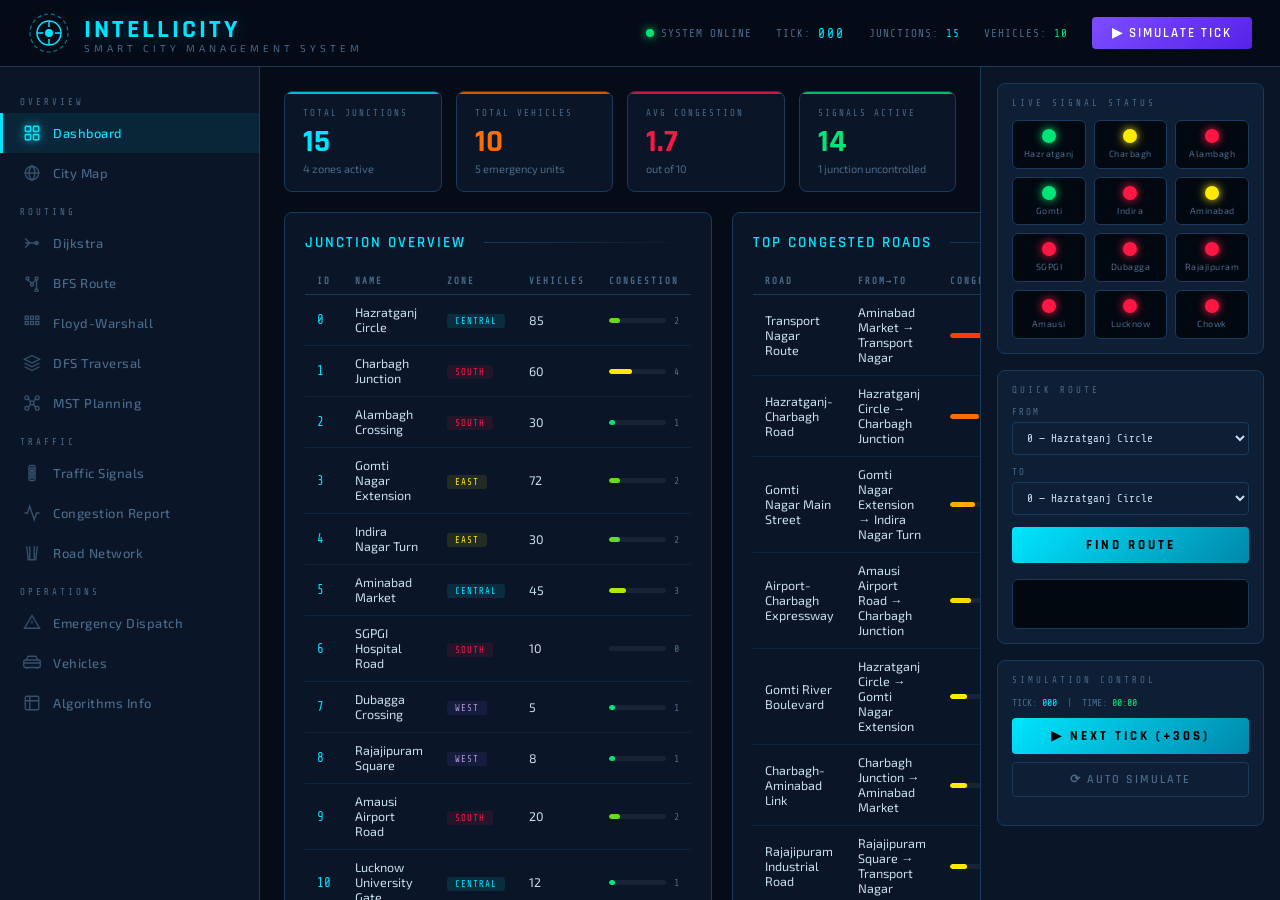
<file: index.html>
<!DOCTYPE html>
<html lang="en">
<head>
<meta charset="UTF-8">
<meta name="viewport" content="width=device-width, initial-scale=1.0">
<title>IntelliCity — Smart City Management</title>
<link href="https://fonts.googleapis.com/css2?family=Rajdhani:wght@400;500;600;700&family=Share+Tech+Mono&family=Exo+2:wght@300;400;600&display=swap" rel="stylesheet">
<link rel="stylesheet" href="css/style.css">
</head>
<body>

<!-- HEADER -->
<header>
  <button class="nav-toggle" id="nav-toggle" onclick="toggleNav()" aria-label="Toggle navigation">☰</button>
  <div class="logo">
    <svg class="logo-icon" viewBox="0 0 42 42" fill="none" xmlns="http://www.w3.org/2000/svg">
      <circle cx="21" cy="21" r="19" stroke="#00e5ff" stroke-width="1.2" stroke-dasharray="4 3" opacity="0.5"/>
      <circle cx="21" cy="21" r="12" fill="none" stroke="#00e5ff" stroke-width="1.5"/>
      <circle cx="21" cy="21" r="4" fill="#00e5ff"/>
      <line x1="21" y1="9" x2="21" y2="15" stroke="#00e5ff" stroke-width="1.5"/>
      <line x1="21" y1="27" x2="21" y2="33" stroke="#00e5ff" stroke-width="1.5"/>
      <line x1="9"  y1="21" x2="15" y2="21" stroke="#00e5ff" stroke-width="1.5"/>
      <line x1="27" y1="21" x2="33" y2="21" stroke="#00e5ff" stroke-width="1.5"/>
    </svg>
    <div>
      <div class="logo-text">INTELLICITY</div>
      <div class="logo-sub">Smart City Management System</div>
    </div>
  </div>
  <div class="header-status">
    <div class="status-pill"><div class="pulse-dot"></div> SYSTEM ONLINE</div>
    <div class="status-pill">TICK: <span class="tick-counter" id="tick-display">000</span></div>
    <div class="status-pill">JUNCTIONS: <span style="color:var(--accent)" id="header-junction-count">15</span></div>
    <div class="status-pill">VEHICLES: <span style="color:var(--green)" id="header-vehicle-count">10</span></div>
    <button class="btn-simulate" onclick="simulateTick()">▶ SIMULATE TICK</button>
  </div>
</header>

<div class="app">

  <div class="nav-backdrop" id="nav-backdrop" onclick="closeNav()"></div>

  <!-- LEFT NAV -->
  <nav class="sidebar-nav">
    <div class="nav-section-label">Overview</div>
    <div class="nav-item active" onclick="showView('dashboard', event)">
      <svg class="nav-icon" viewBox="0 0 24 24" fill="none" stroke="currentColor" stroke-width="1.8"><rect x="3" y="3" width="7" height="7" rx="1"/><rect x="14" y="3" width="7" height="7" rx="1"/><rect x="3" y="14" width="7" height="7" rx="1"/><rect x="14" y="14" width="7" height="7" rx="1"/></svg>
      Dashboard
    </div>
    <div class="nav-item" onclick="showView('city-map', event)">
      <svg class="nav-icon" viewBox="0 0 24 24" fill="none" stroke="currentColor" stroke-width="1.8"><circle cx="12" cy="12" r="9"/><path d="M2 12h20M12 2a15.3 15.3 0 0 1 4 10 15.3 15.3 0 0 1-4 10 15.3 15.3 0 0 1-4-10 15.3 15.3 0 0 1 4-10z"/></svg>
      City Map
    </div>

    <div class="nav-section-label">Routing</div>
    <div class="nav-item" onclick="showView('dijkstra', event)">
      <svg class="nav-icon" viewBox="0 0 24 24" fill="none" stroke="currentColor" stroke-width="1.8"><path d="M3 12h18M3 6l6 6-6 6"/><circle cx="18" cy="12" r="2"/></svg>
      Dijkstra
    </div>
    <div class="nav-item" onclick="showView('bfs', event)">
      <svg class="nav-icon" viewBox="0 0 24 24" fill="none" stroke="currentColor" stroke-width="1.8"><circle cx="6" cy="6" r="2"/><circle cx="18" cy="6" r="2"/><circle cx="12" cy="14" r="2"/><circle cx="18" cy="22" r="2"/><line x1="6" y1="8" x2="12" y2="12"/><line x1="18" y1="8" x2="12" y2="12"/><line x1="18" y1="20" x2="18" y2="8"/></svg>
      BFS Route
    </div>
    <div class="nav-item" onclick="showView('floyd', event)">
      <svg class="nav-icon" viewBox="0 0 24 24" fill="none" stroke="currentColor" stroke-width="1.8"><rect x="3" y="3" width="4" height="4"/><rect x="10" y="3" width="4" height="4"/><rect x="17" y="3" width="4" height="4"/><rect x="3" y="10" width="4" height="4"/><rect x="10" y="10" width="4" height="4"/><rect x="17" y="10" width="4" height="4"/></svg>
      Floyd-Warshall
    </div>
    <div class="nav-item" onclick="showView('dfs', event)">
      <svg class="nav-icon" viewBox="0 0 24 24" fill="none" stroke="currentColor" stroke-width="1.8"><path d="M12 2L2 7l10 5 10-5-10-5zM2 17l10 5 10-5M2 12l10 5 10-5"/></svg>
      DFS Traversal
    </div>
    <div class="nav-item" onclick="showView('mst', event)">
      <svg class="nav-icon" viewBox="0 0 24 24" fill="none" stroke="currentColor" stroke-width="1.8"><circle cx="5" cy="5" r="2.5"/><circle cx="19" cy="5" r="2.5"/><circle cx="5" cy="19" r="2.5"/><circle cx="19" cy="19" r="2.5"/><circle cx="12" cy="12" r="2.5"/><line x1="7" y1="6" x2="10" y2="10"/><line x1="17" y1="6" x2="14" y2="10"/><line x1="7" y1="18" x2="10" y2="14"/><line x1="17" y1="18" x2="14" y2="14"/></svg>
      MST Planning
    </div>

    <div class="nav-section-label">Traffic</div>
    <div class="nav-item" onclick="showView('signals', event)">
      <svg class="nav-icon" viewBox="0 0 24 24" fill="none" stroke="currentColor" stroke-width="1.8"><rect x="8" y="2" width="8" height="20" rx="2"/><circle cx="12" cy="7" r="2"/><circle cx="12" cy="12" r="2"/><circle cx="12" cy="17" r="2"/></svg>
      Traffic Signals
    </div>
    <div class="nav-item" onclick="showView('congestion', event)">
      <svg class="nav-icon" viewBox="0 0 24 24" fill="none" stroke="currentColor" stroke-width="1.8"><path d="M22 12h-4l-3 9L9 3l-3 9H2"/></svg>
      Congestion Report
    </div>
    <div class="nav-item" onclick="showView('roads', event)">
      <svg class="nav-icon" viewBox="0 0 24 24" fill="none" stroke="currentColor" stroke-width="1.8"><path d="M5 3l2 18h10l2-18"/><path d="M9 3v18M15 3v18"/></svg>
      Road Network
    </div>

    <div class="nav-section-label">Operations</div>
    <div class="nav-item" onclick="showView('emergency', event)">
      <svg class="nav-icon" viewBox="0 0 24 24" fill="none" stroke="currentColor" stroke-width="1.8"><path d="M12 2L2 19h20L12 2z"/><line x1="12" y1="9" x2="12" y2="13"/><line x1="12" y1="17" x2="12.01" y2="17"/></svg>
      Emergency Dispatch
    </div>
    <div class="nav-item" onclick="showView('vehicles', event)">
      <svg class="nav-icon" viewBox="0 0 24 24" fill="none" stroke="currentColor" stroke-width="1.8"><rect x="1" y="8" width="22" height="10" rx="2"/><path d="M1 12h22M5 18v2M19 18v2M4 8l3-5h10l3 5"/></svg>
      Vehicles
    </div>
    <div class="nav-item" onclick="showView('algorithms', event)">
      <svg class="nav-icon" viewBox="0 0 24 24" fill="none" stroke="currentColor" stroke-width="1.8"><path d="M9 3H5a2 2 0 00-2 2v4m6-6h10a2 2 0 012 2v4M9 3v18m0 0h10a2 2 0 002-2V9M9 21H5a2 2 0 01-2-2V9m0 0h18"/></svg>
      Algorithms Info
    </div>
  </nav>

  <!-- MAIN CONTENT -->
  <main class="main-content">

    <!-- DASHBOARD -->
    <div class="view active" id="view-dashboard">
      <div class="stats-grid">
        <div class="stat-card" style="--accent-bar:var(--accent); --accent-color:var(--accent)">
          <div class="stat-label">Total Junctions</div>
          <div class="stat-value">15</div>
          <div class="stat-sub" id="dash-zones-active">zones active</div>
        </div>
        <div class="stat-card" style="--accent-bar:var(--orange); --accent-color:var(--orange)">
          <div class="stat-label">Total Vehicles</div>
          <div class="stat-value" id="dash-vehicles">10</div>
          <div class="stat-sub" id="dash-emergency-units">emergency units</div>
        </div>
        <div class="stat-card" style="--accent-bar:var(--red); --accent-color:var(--red)">
          <div class="stat-label">Avg Congestion</div>
          <div class="stat-value" id="dash-congestion">2.4</div>
          <div class="stat-sub">out of 10</div>
        </div>
        <div class="stat-card" style="--accent-bar:var(--green); --accent-color:var(--green)">
          <div class="stat-label">Signals Active</div>
          <div class="stat-value" id="dash-signals-active">14</div>
          <div class="stat-sub" id="dash-signals-sub">junction uncontrolled</div>
        </div>
      </div>

      <div class="two-col">
        <div>
          <div class="panel">
            <div class="panel-title">Junction Overview</div>
            <div class="table-scroll">
            <table class="data-table">
              <thead>
                <tr><th>ID</th><th>Name</th><th>Zone</th><th>Vehicles</th><th>Congestion</th></tr>
              </thead>
              <tbody id="junction-table-body"></tbody>
            </table>
            </div>
          </div>
        </div>
        <div>
          <div class="panel">
            <div class="panel-title">Top Congested Roads</div>
            <div class="table-scroll">
            <table class="data-table">
              <thead>
                <tr><th>Road</th><th>From→To</th><th>Congestion</th></tr>
              </thead>
              <tbody id="road-congestion-body"></tbody>
            </table>
            </div>
          </div>
          <div class="panel">
            <div class="panel-title">Zone Summary</div>
            <div id="zone-summary"></div>
          </div>
        </div>
      </div>
    </div>

    <!-- CITY MAP -->
    <div class="view" id="view-city-map">
      <div class="panel">
        <div class="panel-title">City Road Network — Interactive Map</div>
        <svg id="city-map-svg" viewBox="0 0 900 580" xmlns="http://www.w3.org/2000/svg"></svg>
        <div id="zone-legend" style="margin-top:12px; display:flex; gap:14px; flex-wrap:wrap;"></div>
      </div>
    </div>

    <!-- DIJKSTRA -->
    <div class="view" id="view-dijkstra">
      <div class="panel">
        <div class="panel-title">Dijkstra's Algorithm — Shortest Path</div>
        <div class="algo-desc" style="margin-bottom:16px; font-size:12.5px; color:var(--text-dim); line-height:1.7;">
          Finds the optimal route between two junctions considering both road distance and congestion penalty. Effective cost = distance + (congestion × 50).
          <br><span style="color:var(--accent2); font-family:'Share Tech Mono',monospace; font-size:10px;">Complexity: O((V+E) log V)</span>
        </div>
        <div class="route-form">
          <div class="form-grid-2">
            <div class="form-row">
              <label>Source Junction</label>
              <select id="dijk-from"></select>
            </div>
            <div class="form-row">
              <label>Destination Junction</label>
              <select id="dijk-to"></select>
            </div>
          </div>
          <button class="btn-run" onclick="runDijkstra()">⚡ RUN DIJKSTRA</button>
        </div>
        <div class="section-head">Result</div>
        <div class="result-box" id="dijk-result">Select source and destination to compute shortest path.</div>
      </div>
    </div>

    <!-- BFS -->
    <div class="view" id="view-bfs">
      <div class="panel">
        <div class="panel-title">BFS — Alternate Route Detection</div>
        <div class="algo-desc" style="margin-bottom:16px; font-size:12.5px; color:var(--text-dim); line-height:1.7;">
          Finds the route with fewest hops (unweighted). Useful for detecting alternate paths during congestion bypass.
          <br><span style="color:var(--accent2); font-family:'Share Tech Mono',monospace; font-size:10px;">Complexity: O(V+E)</span>
        </div>
        <div class="route-form">
          <div class="form-grid-2">
            <div class="form-row">
              <label>Source Junction</label>
              <select id="bfs-from"></select>
            </div>
            <div class="form-row">
              <label>Destination Junction</label>
              <select id="bfs-to"></select>
            </div>
          </div>
          <button class="btn-run" onclick="runBFS()">⚡ RUN BFS</button>
        </div>
        <div class="section-head">Result</div>
        <div class="result-box" id="bfs-result">Select junctions to find BFS route.</div>
      </div>
    </div>

    <!-- FLOYD WARSHALL -->
    <div class="view" id="view-floyd">
      <div class="panel">
        <div class="panel-title">Floyd-Warshall — All-Pairs Shortest Paths</div>
        <div class="algo-desc" style="margin-bottom:16px; font-size:12.5px; color:var(--text-dim); line-height:1.7;">
          Computes shortest paths between every pair of junctions. Used for city-wide navigation planning.
          <br><span style="color:var(--accent2); font-family:'Share Tech Mono',monospace; font-size:10px;">Complexity: O(V³)</span>
        </div>
        <button class="btn-run" style="width:auto; padding:10px 28px;" onclick="renderFloyd()">⚡ COMPUTE MATRIX</button>
        <div style="margin-top:16px;" class="matrix-container" id="floyd-matrix"></div>
      </div>
    </div>

    <!-- DFS -->
    <div class="view" id="view-dfs">
      <div class="panel">
        <div class="panel-title">DFS — Network Traversal</div>
        <div class="algo-desc" style="margin-bottom:16px; font-size:12.5px; color:var(--text-dim); line-height:1.7;">
          Performs depth-first traversal from a starting junction. Used for connectivity checking across the city network.
          <br><span style="color:var(--accent2); font-family:'Share Tech Mono',monospace; font-size:10px;">Complexity: O(V+E)</span>
        </div>
        <div class="route-form">
          <div class="form-row" style="max-width:280px;">
            <label>Start Junction</label>
            <select id="dfs-start"></select>
          </div>
          <button class="btn-run" style="width:auto;padding:10px 28px;" onclick="runDFS()">⚡ RUN DFS</button>
        </div>
        <div class="section-head">Traversal Order</div>
        <div class="result-box" id="dfs-result">Select start junction.</div>
      </div>
    </div>

    <!-- MST -->
    <div class="view" id="view-mst">
      <div class="panel">
        <div class="panel-title">Kruskal's MST — Optimal Infrastructure Planning</div>
        <div class="algo-desc" style="margin-bottom:16px; font-size:12.5px; color:var(--text-dim); line-height:1.7;">
          Sorts every road by physical distance and greedily accepts the cheapest ones that don't close a cycle, tracked with a disjoint-set (union-find) structure. The result is the minimum total road length needed to keep all 15 junctions connected — a lower bound on how much infrastructure the city actually needs to build.
          <br><span style="color:var(--accent2); font-family:'Share Tech Mono',monospace; font-size:10px;">Complexity: O(E log E)</span>
        </div>
        <button class="btn-run" style="width:auto; padding:10px 28px;" onclick="renderMST()">⚡ COMPUTE MST</button>
        <div id="mst-summary" style="margin-top:16px;"></div>
        <div class="section-head" style="margin-top:20px;">Selected Roads</div>
        <div class="table-scroll">
        <table class="data-table">
          <thead><tr><th>Road Name</th><th>From</th><th>To</th><th>Distance</th></tr></thead>
          <tbody id="mst-table-body"></tbody>
        </table>
        </div>
      </div>
    </div>

    <!-- SIGNALS -->
    <div class="view" id="view-signals">
      <div class="panel">
        <div class="panel-title">Traffic Signal Management</div>
        <div style="display:flex; gap:10px; margin-bottom:16px; flex-wrap:wrap;">
          <button class="btn-run" style="width:auto;padding:9px 20px;" onclick="optimizeSignals()">⚡ OPTIMIZE SIGNALS (GREEDY)</button>
          <button class="btn-secondary" style="width:auto;padding:9px 20px;" onclick="renderSignals()">↻ REFRESH</button>
        </div>
        <div class="table-scroll">
        <table class="data-table" id="signal-table">
          <thead>
            <tr><th>Junction</th><th>Zone</th><th>Phase</th><th>Vehicle Density</th><th>Green</th><th>Red</th><th>Emergency</th></tr>
          </thead>
          <tbody id="signal-table-body"></tbody>
        </table>
        </div>
      </div>
    </div>

    <!-- CONGESTION -->
    <div class="view" id="view-congestion">

      <!-- EDITOR CARD -->
      <div class="panel" style="border-color:rgba(124,77,255,.35);">
        <div class="panel-title" style="color:var(--accent2);">✏ Manual Congestion Editor</div>
        <p style="font-size:12px;color:var(--text-dim);margin-bottom:14px;line-height:1.6;">
          Drag sliders to manually set vehicle counts at junctions or congestion levels on roads. Changes are reflected instantly across all views.
        </p>

        <div class="editor-tabs">
          <button class="editor-tab active" onclick="switchEditorTab('junctions',this)">🚦 Junctions</button>
          <button class="editor-tab" onclick="switchEditorTab('roads',this)">🛣 Roads</button>
        </div>

        <!-- JUNCTION EDITOR -->
        <div class="editor-pane active" id="editor-pane-junctions">
          <input class="editor-search" id="junction-search" placeholder="Search junction…" oninput="renderJunctionEditor()" />
          <div id="junction-editor-list"></div>
        </div>

        <!-- ROAD EDITOR -->
        <div class="editor-pane" id="editor-pane-roads">
          <input class="editor-search" id="road-search" placeholder="Search road…" oninput="renderRoadEditor()" />
          <div id="road-editor-list"></div>
        </div>

        <div style="margin-top:14px;display:flex;gap:10px;flex-wrap:wrap;">
          <button class="btn-run" style="width:auto;padding:9px 20px;" onclick="applyAllEdits()">⚡ APPLY ALL &amp; REFRESH</button>
          <button class="btn-secondary" style="width:auto;padding:9px 20px;" onclick="resetAllCongestion()">↺ RESET TO DEFAULT</button>
        </div>
        <div id="editor-feedback" style="font-family:'Share Tech Mono',monospace;font-size:10px;color:var(--green);margin-top:8px;min-height:16px;"></div>
      </div>

      <!-- REPORT CARD -->
      <div class="panel">
        <div class="panel-title">Congestion Analysis Report</div>
        <div style="margin-bottom:16px;">
          <button class="btn-run" style="width:auto;padding:9px 20px;" onclick="updateCongestion()">↻ REFRESH REPORT</button>
        </div>
        <div class="section-head">Top Congested Junctions</div>
        <div id="congestion-junctions"></div>
        <div class="section-head" style="margin-top:20px;">Road Congestion Ranking</div>
        <div class="table-scroll">
        <table class="data-table">
          <thead><tr><th>Road Name</th><th>From</th><th>To</th><th>Distance</th><th>Congestion</th><th>Status</th></tr></thead>
          <tbody id="congestion-roads-body"></tbody>
        </table>
        </div>
      </div>
    </div>

    <!-- ROADS -->
    <div class="view" id="view-roads">
      <div class="panel">
        <div class="panel-title">Road Network</div>
        <div class="table-scroll">
        <table class="data-table">
          <thead><tr><th>Road Name</th><th>From</th><th>To</th><th>Distance (m)</th><th>Bidirectional</th><th>Congestion</th><th>Status</th></tr></thead>
          <tbody id="road-table-body"></tbody>
        </table>
        </div>
      </div>
      <div class="panel">
        <div class="panel-title">Block / Unblock Road</div>
        <div class="form-grid-2">
          <div class="form-row">
            <label>Junction A</label>
            <select id="block-from"></select>
          </div>
          <div class="form-row">
            <label>Junction B</label>
            <select id="block-to"></select>
          </div>
        </div>
        <div style="display:flex;gap:10px;">
          <button class="btn-run" style="background:linear-gradient(135deg,var(--red),#aa0000);" onclick="blockRoad(true)">🚧 BLOCK ROAD</button>
          <button class="btn-run" style="background:linear-gradient(135deg,var(--green),#007740);" onclick="blockRoad(false)">✓ UNBLOCK ROAD</button>
        </div>
        <div class="result-box" style="margin-top:12px;" id="block-result">Select junctions to block or unblock a road.</div>
      </div>
    </div>

    <!-- EMERGENCY -->
    <div class="view" id="view-emergency">
      <div class="panel">
        <div class="panel-title">Emergency Dispatch</div>
        <div class="algo-desc" style="margin-bottom:16px; font-size:12.5px; color:var(--text-dim); line-height:1.7;">
          Emergency vehicles use Dijkstra's algorithm with signal override. All signals on the route are forced GREEN for immediate clearance.
        </div>
        <div id="emergency-vehicles-list"></div>
        <div class="section-head" style="margin-top:16px;">Dispatch Log</div>
        <div class="result-box" id="emergency-log" style="min-height:100px;">No dispatches yet. Click a vehicle to dispatch it.</div>
      </div>
    </div>

    <!-- VEHICLES -->
    <div class="view" id="view-vehicles">
      <div class="panel">
        <div class="panel-title">Vehicle Registry</div>
        <div class="table-scroll">
        <table class="data-table">
          <thead><tr><th>ID</th><th>Plate</th><th>Type</th><th>From</th><th>To</th><th>Fuel</th><th>Emergency</th></tr></thead>
          <tbody id="vehicle-table-body"></tbody>
        </table>
        </div>
      </div>
      <div class="panel">
        <div class="panel-title">Vehicle Statistics</div>
        <div id="vehicle-stats"></div>
      </div>
    </div>

    <!-- ALGORITHMS -->
    <div class="view" id="view-algorithms">
      <div class="panel">
        <div class="panel-title">Algorithm Reference</div>
        <div id="algo-cards"></div>
      </div>
    </div>

  </main>

  <!-- RIGHT SIDEBAR -->
  <aside class="sidebar-right">

    <!-- SIGNAL QUICK VIEW -->
    <div class="signal-widget">
      <div class="signal-widget-title">Live Signal Status</div>
      <div class="signal-grid" id="signal-quick-grid"></div>
    </div>

    <!-- ROUTE QUICK PANEL -->
    <div class="signal-widget">
      <div class="signal-widget-title">Quick Route</div>
      <div class="route-form">
        <label>From</label>
        <select id="quick-from"></select>
        <label>To</label>
        <select id="quick-to"></select>
        <button class="btn-run" onclick="quickRoute()">FIND ROUTE</button>
        <div class="result-box" id="quick-result" style="min-height:50px; font-size:10px;"></div>
      </div>
    </div>

    <!-- JUNCTION INSPECTOR -->
    <div class="signal-widget" id="junction-inspector" style="display:none;">
      <div class="signal-widget-title">Junction Inspector</div>
      <div id="inspector-content"></div>
    </div>

    <!-- SIMULATION CTRL -->
    <div class="signal-widget">
      <div class="signal-widget-title">Simulation Control</div>
      <div style="font-family:'Share Tech Mono',monospace; font-size:10px; color:var(--text-dim); margin-bottom:10px;">
        TICK: <span id="tick-right" style="color:var(--accent);">000</span> &nbsp;|&nbsp; TIME: <span id="sim-time" style="color:var(--green);">00:00</span>
      </div>
      <button class="btn-run" onclick="simulateTick()" style="margin-bottom:8px;">▶ NEXT TICK (+30s)</button>
      <button class="btn-secondary" onclick="autoSimulate()">⟳ AUTO SIMULATE</button>
      <div id="auto-sim-status" style="font-family:'Share Tech Mono',monospace;font-size:9px;color:var(--text-dim);margin-top:6px;"></div>
    </div>

  </aside>
</div>

<div id="toast-container"></div>

<script src="js/data.js"></script>
<script src="js/algorithms.js"></script>
<script src="js/app.js"></script>
</body>
</html>
</file>
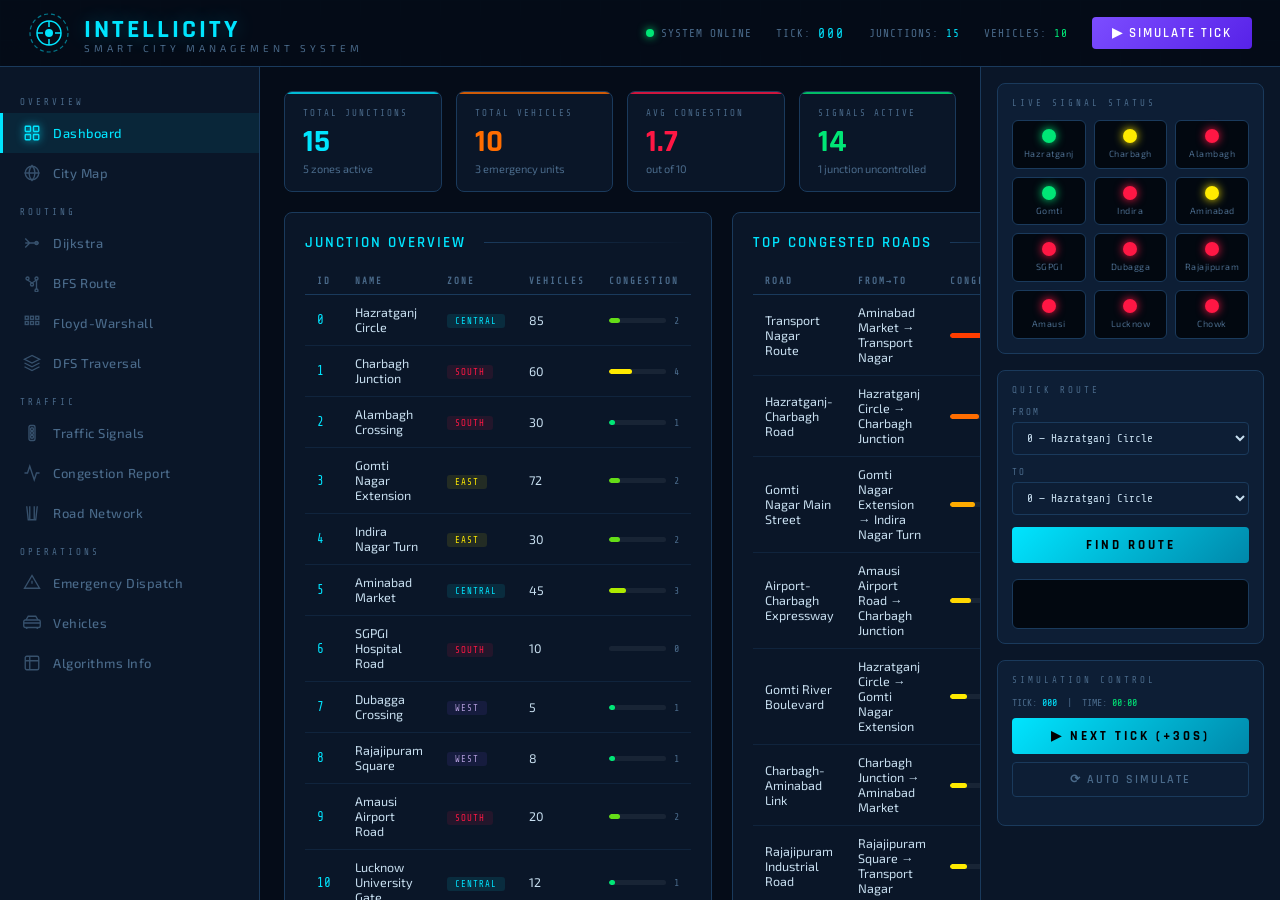
<file: inde.html>
<!DOCTYPE html>
<html lang="en">
<head>
<meta charset="UTF-8">
<meta name="viewport" content="width=device-width, initial-scale=1.0">
<title>IntelliCity — Smart City Management</title>
<link href="https://fonts.googleapis.com/css2?family=Rajdhani:wght@400;500;600;700&family=Share+Tech+Mono&family=Exo+2:wght@300;400;600&display=swap" rel="stylesheet">
<style>
  :root {
    --bg: #050c18;
    --panel: #0a1628;
    --panel2: #0d1e35;
    --border: #1a3a5c;
    --accent: #00e5ff;
    --accent2: #7c4dff;
    --green: #00e676;
    --yellow: #ffea00;
    --red: #ff1744;
    --orange: #ff6d00;
    --text: #c8dff0;
    --text-dim: #4a6a8a;
    --glow: 0 0 20px rgba(0,229,255,0.3);
    --glow-green: 0 0 16px rgba(0,230,118,0.4);
    --glow-red: 0 0 16px rgba(255,23,68,0.4);
  }

  * { margin:0; padding:0; box-sizing:border-box; }

  body {
    background: var(--bg);
    color: var(--text);
    font-family: 'Exo 2', sans-serif;
    min-height: 100vh;
    overflow-x: hidden;
  }

  /* Animated grid background */
  body::before {
    content:'';
    position:fixed;
    inset:0;
    background-image:
      linear-gradient(rgba(0,229,255,0.03) 1px, transparent 1px),
      linear-gradient(90deg, rgba(0,229,255,0.03) 1px, transparent 1px);
    background-size: 40px 40px;
    pointer-events:none;
    z-index:0;
  }

  /* ─── HEADER ─── */
  header {
    position: sticky;
    top: 0;
    z-index: 100;
    background: rgba(5,12,24,0.92);
    backdrop-filter: blur(12px);
    border-bottom: 1px solid var(--border);
    padding: 12px 28px;
    display: flex;
    align-items: center;
    justify-content: space-between;
  }

  .logo {
    display: flex;
    align-items: center;
    gap: 14px;
  }

  .logo-icon {
    width: 42px;
    height: 42px;
    position: relative;
  }

  .logo-text {
    font-family: 'Rajdhani', sans-serif;
    font-size: 26px;
    font-weight: 700;
    letter-spacing: 3px;
    color: var(--accent);
    text-shadow: var(--glow);
  }

  .logo-sub {
    font-size: 10px;
    letter-spacing: 4px;
    color: var(--text-dim);
    text-transform: uppercase;
    margin-top: -4px;
  }

  .header-status {
    display: flex;
    align-items: center;
    gap: 24px;
  }

  .status-pill {
    display: flex;
    align-items: center;
    gap: 7px;
    font-family: 'Share Tech Mono', monospace;
    font-size: 11px;
    color: var(--text-dim);
    letter-spacing: 1px;
  }

  .pulse-dot {
    width: 8px;
    height: 8px;
    border-radius: 50%;
    background: var(--green);
    box-shadow: 0 0 8px var(--green);
    animation: pulse 1.5s ease infinite;
  }

  @keyframes pulse {
    0%,100% { opacity:1; transform:scale(1); }
    50% { opacity:0.5; transform:scale(0.8); }
  }

  .tick-counter {
    font-family: 'Share Tech Mono', monospace;
    font-size: 13px;
    color: var(--accent);
    letter-spacing: 2px;
  }

  .btn-simulate {
    background: linear-gradient(135deg, var(--accent2), #5722e8);
    border: none;
    color: #fff;
    font-family: 'Rajdhani', sans-serif;
    font-size: 13px;
    font-weight: 600;
    letter-spacing: 2px;
    padding: 8px 20px;
    border-radius: 4px;
    cursor: pointer;
    transition: all .2s;
    text-transform: uppercase;
  }
  .btn-simulate:hover { transform:translateY(-1px); box-shadow: 0 4px 20px rgba(124,77,255,.5); }

  /* ─── LAYOUT ─── */
  .app {
    position: relative;
    z-index: 1;
    display: grid;
    grid-template-columns: 260px 1fr 300px;
    grid-template-rows: auto 1fr;
    height: calc(100vh - 67px);
    gap: 0;
  }

  /* ─── NAV SIDEBAR ─── */
  .sidebar-nav {
    border-right: 1px solid var(--border);
    background: var(--panel);
    overflow-y: auto;
    padding: 16px 0;
  }

  .nav-section-label {
    font-family: 'Share Tech Mono', monospace;
    font-size: 9px;
    letter-spacing: 3px;
    color: var(--text-dim);
    text-transform: uppercase;
    padding: 14px 20px 6px;
  }

  .nav-item {
    display: flex;
    align-items: center;
    gap: 12px;
    padding: 11px 20px;
    cursor: pointer;
    border-left: 3px solid transparent;
    transition: all .18s;
    font-size: 13px;
    font-weight: 500;
    letter-spacing: .5px;
    color: var(--text-dim);
  }

  .nav-item:hover { background: rgba(0,229,255,.05); color: var(--text); }

  .nav-item.active {
    background: rgba(0,229,255,.08);
    border-left-color: var(--accent);
    color: var(--accent);
  }

  .nav-icon {
    width: 18px;
    height: 18px;
    flex-shrink: 0;
    opacity: .7;
  }

  .nav-item.active .nav-icon { opacity: 1; filter: drop-shadow(0 0 4px var(--accent)); }

  /* ─── MAIN CONTENT ─── */
  .main-content {
    overflow-y: auto;
    padding: 24px;
    background: var(--bg);
  }

  .view { display: none; }
  .view.active { display: block; }

  /* ─── PANELS ─── */
  .panel {
    background: var(--panel);
    border: 1px solid var(--border);
    border-radius: 8px;
    padding: 20px;
    margin-bottom: 20px;
  }

  .panel-title {
    font-family: 'Rajdhani', sans-serif;
    font-size: 15px;
    font-weight: 600;
    letter-spacing: 2px;
    text-transform: uppercase;
    color: var(--accent);
    margin-bottom: 16px;
    display: flex;
    align-items: center;
    gap: 8px;
  }

  .panel-title::after {
    content: '';
    flex: 1;
    height: 1px;
    background: linear-gradient(90deg, var(--border), transparent);
    margin-left: 10px;
  }

  /* ─── CITY MAP ─── */
  #city-map-svg {
    width: 100%;
    border-radius: 8px;
    background: #020810;
    border: 1px solid var(--border);
  }

  /* ─── STATS GRID ─── */
  .stats-grid {
    display: grid;
    grid-template-columns: repeat(4, 1fr);
    gap: 14px;
    margin-bottom: 20px;
  }

  .stat-card {
    background: var(--panel);
    border: 1px solid var(--border);
    border-radius: 8px;
    padding: 16px 18px;
    position: relative;
    overflow: hidden;
  }

  .stat-card::before {
    content:'';
    position:absolute;
    top:0; left:0; right:0;
    height: 2px;
    background: var(--accent-bar, var(--accent));
    opacity: .8;
  }

  .stat-label {
    font-family: 'Share Tech Mono', monospace;
    font-size: 9px;
    letter-spacing: 2px;
    color: var(--text-dim);
    text-transform: uppercase;
    margin-bottom: 8px;
  }

  .stat-value {
    font-family: 'Rajdhani', sans-serif;
    font-size: 32px;
    font-weight: 700;
    color: var(--accent-color, var(--accent));
    line-height: 1;
  }

  .stat-sub {
    font-size: 11px;
    color: var(--text-dim);
    margin-top: 4px;
  }

  /* ─── TABLES ─── */
  .data-table {
    width: 100%;
    border-collapse: collapse;
    font-size: 12.5px;
  }

  .data-table thead tr {
    border-bottom: 1px solid var(--border);
  }

  .data-table th {
    font-family: 'Share Tech Mono', monospace;
    font-size: 9px;
    letter-spacing: 2px;
    color: var(--text-dim);
    text-transform: uppercase;
    text-align: left;
    padding: 8px 12px;
  }

  .data-table td {
    padding: 10px 12px;
    border-bottom: 1px solid rgba(26,58,92,.4);
    color: var(--text);
  }

  .data-table tbody tr:hover { background: rgba(0,229,255,.03); }

  /* ─── SIGNAL BADGE ─── */
  .signal-badge {
    display: inline-flex;
    align-items: center;
    gap: 5px;
    padding: 3px 10px;
    border-radius: 20px;
    font-family: 'Share Tech Mono', monospace;
    font-size: 10px;
    letter-spacing: 1px;
    font-weight: 700;
  }

  .signal-badge.green  { background: rgba(0,230,118,.15); color: var(--green); border: 1px solid rgba(0,230,118,.3); }
  .signal-badge.yellow { background: rgba(255,234,0,.15);  color: var(--yellow); border: 1px solid rgba(255,234,0,.3); }
  .signal-badge.red    { background: rgba(255,23,68,.15);  color: var(--red);    border: 1px solid rgba(255,23,68,.3); }

  .signal-dot {
    width: 6px; height: 6px;
    border-radius: 50%;
  }
  .signal-badge.green  .signal-dot { background: var(--green); box-shadow: 0 0 6px var(--green); animation: pulse 1s infinite; }
  .signal-badge.yellow .signal-dot { background: var(--yellow); box-shadow: 0 0 6px var(--yellow); animation: pulse 1.5s infinite; }
  .signal-badge.red    .signal-dot { background: var(--red); }

  /* ─── CONGESTION BAR ─── */
  .congestion-bar-wrap {
    display: flex;
    align-items: center;
    gap: 8px;
  }

  .congestion-bar {
    flex: 1;
    height: 5px;
    background: rgba(255,255,255,.06);
    border-radius: 3px;
    overflow: hidden;
  }

  .congestion-fill {
    height: 100%;
    border-radius: 3px;
    transition: width .4s;
  }

  .cong-0  { background: var(--green); }
  .cong-1  { background: #00e676; }
  .cong-2  { background: #64dd17; }
  .cong-3  { background: #aeea00; }
  .cong-4  { background: #ffea00; }
  .cong-5  { background: #ffd600; }
  .cong-6  { background: #ffab00; }
  .cong-7  { background: #ff6d00; }
  .cong-8  { background: #ff3d00; }
  .cong-9  { background: #ff1744; }
  .cong-10 { background: #d50000; }

  /* ─── VEHICLE TYPE BADGE ─── */
  .vtype {
    display: inline-block;
    padding: 2px 8px;
    border-radius: 3px;
    font-size: 10px;
    font-weight: 600;
    letter-spacing: 1px;
    font-family: 'Share Tech Mono', monospace;
  }

  .vtype.CAR        { background: rgba(0,229,255,.12); color: var(--accent); }
  .vtype.TRUCK      { background: rgba(124,77,255,.15); color: #b39ddb; }
  .vtype.MOTORCYCLE { background: rgba(0,176,255,.12); color: #40c4ff; }
  .vtype.AMBULANCE  { background: rgba(0,230,118,.15); color: var(--green); }
  .vtype.FIRE_TRUCK { background: rgba(255,109,0,.15); color: var(--orange); }
  .vtype.POLICE     { background: rgba(0,145,234,.15); color: #40c4ff; }

  /* ─── RIGHT PANEL ─── */
  .sidebar-right {
    border-left: 1px solid var(--border);
    background: var(--panel);
    overflow-y: auto;
    padding: 16px;
    display: flex;
    flex-direction: column;
    gap: 16px;
  }

  /* ─── SIGNAL LIGHTS WIDGET ─── */
  .signal-widget {
    background: var(--panel2);
    border: 1px solid var(--border);
    border-radius: 8px;
    padding: 14px;
  }

  .signal-widget-title {
    font-family: 'Share Tech Mono', monospace;
    font-size: 9px;
    letter-spacing: 3px;
    color: var(--text-dim);
    text-transform: uppercase;
    margin-bottom: 12px;
  }

  .signal-grid {
    display: grid;
    grid-template-columns: repeat(3, 1fr);
    gap: 8px;
  }

  .signal-cell {
    background: #020810;
    border: 1px solid var(--border);
    border-radius: 6px;
    padding: 8px 6px;
    text-align: center;
    cursor: pointer;
    transition: all .2s;
  }

  .signal-cell:hover { border-color: var(--accent); }

  .signal-light {
    width: 14px;
    height: 14px;
    border-radius: 50%;
    margin: 0 auto 5px;
    position: relative;
  }

  .signal-light.green  { background: var(--green); box-shadow: 0 0 10px var(--green); }
  .signal-light.yellow { background: var(--yellow); box-shadow: 0 0 10px var(--yellow); animation: pulse 1.5s infinite; }
  .signal-light.red    { background: var(--red); box-shadow: 0 0 10px var(--red); }

  .signal-cell-name {
    font-size: 9px;
    color: var(--text-dim);
    letter-spacing: .5px;
    line-height: 1.3;
  }

  /* ─── ROUTING PANEL ─── */
  .route-form label {
    font-family: 'Share Tech Mono', monospace;
    font-size: 9px;
    letter-spacing: 2px;
    color: var(--text-dim);
    text-transform: uppercase;
    display: block;
    margin-bottom: 5px;
  }

  .route-form select, .route-form input {
    width: 100%;
    background: var(--panel2);
    border: 1px solid var(--border);
    color: var(--text);
    padding: 8px 10px;
    border-radius: 4px;
    font-family: 'Share Tech Mono', monospace;
    font-size: 11px;
    margin-bottom: 12px;
    outline: none;
    transition: border-color .2s;
  }

  .route-form select:focus, .route-form input:focus {
    border-color: var(--accent);
  }

  .route-form select option { background: var(--panel2); }

  .btn-run {
    width: 100%;
    background: linear-gradient(135deg, var(--accent), #0088aa);
    border: none;
    color: #000;
    font-family: 'Rajdhani', sans-serif;
    font-size: 13px;
    font-weight: 700;
    letter-spacing: 3px;
    text-transform: uppercase;
    padding: 10px;
    border-radius: 4px;
    cursor: pointer;
    transition: all .2s;
    margin-bottom: 12px;
  }

  .btn-run:hover { transform: translateY(-1px); box-shadow: 0 4px 16px rgba(0,229,255,.35); }

  .btn-secondary {
    width: 100%;
    background: transparent;
    border: 1px solid var(--border);
    color: var(--text-dim);
    font-family: 'Rajdhani', sans-serif;
    font-size: 12px;
    font-weight: 600;
    letter-spacing: 2px;
    text-transform: uppercase;
    padding: 9px;
    border-radius: 4px;
    cursor: pointer;
    transition: all .2s;
    margin-bottom: 8px;
  }

  .btn-secondary:hover { border-color: var(--accent2); color: var(--accent2); }

  /* ─── RESULT DISPLAY ─── */
  .result-box {
    background: #020810;
    border: 1px solid var(--border);
    border-radius: 6px;
    padding: 12px;
    font-family: 'Share Tech Mono', monospace;
    font-size: 11px;
    color: var(--text);
    line-height: 1.7;
    min-height: 60px;
    margin-top: 4px;
    white-space: pre-wrap;
    word-break: break-word;
  }

  .result-box .path-node {
    display: inline-block;
    background: rgba(0,229,255,.12);
    border: 1px solid rgba(0,229,255,.25);
    color: var(--accent);
    padding: 1px 7px;
    border-radius: 3px;
    margin: 1px;
    font-size: 10px;
  }

  .result-box .path-arrow {
    color: var(--text-dim);
    margin: 0 3px;
  }

  /* ─── ALGO SECTION ─── */
  .algo-card {
    background: var(--panel2);
    border: 1px solid var(--border);
    border-radius: 6px;
    padding: 14px;
    margin-bottom: 10px;
  }

  .algo-card-title {
    font-family: 'Rajdhani', sans-serif;
    font-size: 13px;
    font-weight: 600;
    letter-spacing: 1.5px;
    color: var(--accent);
    margin-bottom: 4px;
  }

  .algo-badge {
    display: inline-block;
    background: rgba(124,77,255,.15);
    border: 1px solid rgba(124,77,255,.3);
    color: #b39ddb;
    font-family: 'Share Tech Mono', monospace;
    font-size: 9px;
    padding: 2px 7px;
    border-radius: 3px;
    margin-bottom: 8px;
  }

  .algo-desc {
    font-size: 11.5px;
    color: var(--text-dim);
    line-height: 1.6;
  }

  /* ─── FLOYD WARSHALL MATRIX ─── */
  .matrix-container {
    overflow: auto;
    max-height: 500px;
    border: 1px solid var(--border);
    border-radius: 6px;
  }

  .matrix-table {
    border-collapse: collapse;
    font-family: 'Share Tech Mono', monospace;
    font-size: 9px;
  }

  .matrix-table th, .matrix-table td {
    padding: 5px 7px;
    border: 1px solid rgba(26,58,92,.4);
    text-align: right;
    min-width: 50px;
  }

  .matrix-table th { color: var(--text-dim); background: var(--panel); }
  .matrix-table td { color: var(--text); }
  .matrix-table td.diagonal { color: var(--text-dim); }
  .matrix-table td.high-cost { color: var(--red); }
  .matrix-table td.low-cost { color: var(--green); }
  .matrix-table td.inf { color: var(--text-dim); font-size: 8px; }

  /* ─── ZONE COLORS ─── */
  .zone-tag {
    display: inline-block;
    padding: 2px 8px;
    border-radius: 3px;
    font-size: 9px;
    letter-spacing: 1px;
    font-family: 'Share Tech Mono', monospace;
    text-transform: uppercase;
  }

  .zone-Central  { background: rgba(0,229,255,.1);   color: var(--accent); }
  .zone-North    { background: rgba(0,230,118,.1);   color: var(--green); }
  .zone-South    { background: rgba(255,23,68,.1);   color: var(--red); }
  .zone-East     { background: rgba(255,234,0,.1);   color: var(--yellow); }
  .zone-West     { background: rgba(124,77,255,.1);  color: #b39ddb; }

  /* ─── EMERGENCY PANEL ─── */
  .emergency-btn {
    display: flex;
    align-items: center;
    gap: 10px;
    width: 100%;
    background: rgba(255,23,68,.08);
    border: 1px solid rgba(255,23,68,.3);
    color: var(--red);
    font-family: 'Rajdhani', sans-serif;
    font-size: 13px;
    font-weight: 700;
    letter-spacing: 2px;
    padding: 11px 14px;
    border-radius: 6px;
    cursor: pointer;
    transition: all .2s;
    text-align: left;
    margin-bottom: 8px;
    text-transform: uppercase;
  }

  .emergency-btn:hover {
    background: rgba(255,23,68,.15);
    border-color: var(--red);
    box-shadow: var(--glow-red);
  }

  .emergency-btn.dispatched {
    background: rgba(0,230,118,.08);
    border-color: rgba(0,230,118,.3);
    color: var(--green);
  }

  /* ─── NOTIFICATION TOAST ─── */
  #toast-container {
    position: fixed;
    bottom: 24px;
    right: 24px;
    z-index: 9999;
    display: flex;
    flex-direction: column;
    gap: 10px;
  }

  .toast {
    background: var(--panel);
    border: 1px solid var(--border);
    border-radius: 6px;
    padding: 12px 18px;
    font-size: 12px;
    color: var(--text);
    min-width: 260px;
    animation: slideIn .25s ease;
    border-left: 3px solid var(--accent);
  }

  .toast.success { border-left-color: var(--green); }
  .toast.warning { border-left-color: var(--orange); }
  .toast.error   { border-left-color: var(--red); }

  @keyframes slideIn {
    from { transform: translateX(60px); opacity: 0; }
    to   { transform: translateX(0);    opacity: 1; }
  }

  /* ─── SCROLL ─── */
  ::-webkit-scrollbar { width: 4px; height: 4px; }
  ::-webkit-scrollbar-track { background: transparent; }
  ::-webkit-scrollbar-thumb { background: var(--border); border-radius: 2px; }

  /* ─── FORM ROW ─── */
  .form-row { margin-bottom: 12px; }
  .form-row label {
    display: block;
    font-family: 'Share Tech Mono', monospace;
    font-size: 9px;
    letter-spacing: 2px;
    color: var(--text-dim);
    text-transform: uppercase;
    margin-bottom: 5px;
  }

  .form-row input, .form-row select {
    width: 100%;
    background: var(--panel2);
    border: 1px solid var(--border);
    color: var(--text);
    padding: 8px 10px;
    border-radius: 4px;
    font-family: 'Share Tech Mono', monospace;
    font-size: 11px;
    outline: none;
    transition: border-color .2s;
  }

  .form-row input:focus, .form-row select:focus { border-color: var(--accent); }
  .form-row select option { background: var(--panel2); }

  .form-grid-2 { display: grid; grid-template-columns: 1fr 1fr; gap: 10px; }

  .section-head {
    font-family: 'Share Tech Mono', monospace;
    font-size: 10px;
    letter-spacing: 3px;
    color: var(--text-dim);
    text-transform: uppercase;
    padding: 0 0 10px;
    margin-bottom: 12px;
    border-bottom: 1px solid var(--border);
  }

  .info-tag {
    display: inline-flex;
    align-items: center;
    gap: 5px;
    background: rgba(0,229,255,.08);
    border: 1px solid rgba(0,229,255,.2);
    color: var(--accent);
    padding: 4px 10px;
    border-radius: 4px;
    font-family: 'Share Tech Mono', monospace;
    font-size: 10px;
    margin-right: 6px;
    margin-bottom: 6px;
  }

  .two-col { display: grid; grid-template-columns: 1fr 1fr; gap: 20px; }

  /* ─── CONGESTION EDITOR ─── */
  .editor-panel {
    background: var(--panel2);
    border: 1px solid var(--border);
    border-radius: 8px;
    padding: 18px;
    margin-bottom: 20px;
  }

  .editor-section-title {
    font-family: 'Rajdhani', sans-serif;
    font-size: 13px;
    font-weight: 600;
    letter-spacing: 2px;
    color: var(--accent2);
    text-transform: uppercase;
    margin-bottom: 14px;
    display: flex;
    align-items: center;
    gap: 8px;
  }

  .editor-row {
    display: grid;
    grid-template-columns: 1fr auto 160px auto;
    align-items: center;
    gap: 10px;
    padding: 7px 0;
    border-bottom: 1px solid rgba(26,58,92,.25);
  }

  .editor-row:last-child { border-bottom: none; }

  .editor-label {
    font-size: 12px;
    color: var(--text);
    white-space: nowrap;
    overflow: hidden;
    text-overflow: ellipsis;
  }

  .editor-val {
    font-family: 'Share Tech Mono', monospace;
    font-size: 12px;
    min-width: 32px;
    text-align: right;
  }

  .editor-slider {
    -webkit-appearance: none;
    width: 100%;
    height: 4px;
    border-radius: 2px;
    background: rgba(255,255,255,.08);
    outline: none;
    cursor: pointer;
  }

  .editor-slider::-webkit-slider-thumb {
    -webkit-appearance: none;
    width: 14px;
    height: 14px;
    border-radius: 50%;
    background: var(--accent);
    box-shadow: 0 0 6px rgba(0,229,255,.5);
    cursor: pointer;
  }

  .editor-slider.road-slider::-webkit-slider-thumb {
    background: var(--accent2);
    box-shadow: 0 0 6px rgba(124,77,255,.5);
  }

  .btn-apply {
    background: linear-gradient(135deg, var(--accent2), #3a1fa8);
    border: none;
    color: #fff;
    font-family: 'Rajdhani', sans-serif;
    font-size: 11px;
    font-weight: 700;
    letter-spacing: 2px;
    padding: 5px 12px;
    border-radius: 4px;
    cursor: pointer;
    text-transform: uppercase;
    transition: all .2s;
    white-space: nowrap;
  }

  .btn-apply:hover { box-shadow: 0 2px 12px rgba(124,77,255,.4); transform: translateY(-1px); }

  .editor-search {
    width: 100%;
    background: var(--panel2);
    border: 1px solid var(--border);
    color: var(--text);
    padding: 8px 12px;
    border-radius: 4px;
    font-family: 'Share Tech Mono', monospace;
    font-size: 11px;
    outline: none;
    margin-bottom: 12px;
    transition: border-color .2s;
  }

  .editor-search:focus { border-color: var(--accent2); }

  .editor-tabs {
    display: flex;
    gap: 0;
    margin-bottom: 16px;
    border: 1px solid var(--border);
    border-radius: 6px;
    overflow: hidden;
  }

  .editor-tab {
    flex: 1;
    background: transparent;
    border: none;
    color: var(--text-dim);
    font-family: 'Rajdhani', sans-serif;
    font-size: 12px;
    font-weight: 600;
    letter-spacing: 2px;
    padding: 9px;
    cursor: pointer;
    text-transform: uppercase;
    transition: all .2s;
    border-right: 1px solid var(--border);
  }

  .editor-tab:last-child { border-right: none; }

  .editor-tab.active {
    background: rgba(124,77,255,.15);
    color: var(--accent2);
  }

  .editor-tab:hover:not(.active) {
    background: rgba(255,255,255,.03);
    color: var(--text);
  }

  .editor-pane { display: none; }
  .editor-pane.active { display: block; }

  .cong-preview {
    width: 10px;
    height: 10px;
    border-radius: 50%;
    flex-shrink: 0;
  }

</style>
</head>
<body>

<!-- HEADER -->
<header>
  <div class="logo">
    <svg class="logo-icon" viewBox="0 0 42 42" fill="none" xmlns="http://www.w3.org/2000/svg">
      <circle cx="21" cy="21" r="19" stroke="#00e5ff" stroke-width="1.2" stroke-dasharray="4 3" opacity="0.5"/>
      <circle cx="21" cy="21" r="12" fill="none" stroke="#00e5ff" stroke-width="1.5"/>
      <circle cx="21" cy="21" r="4" fill="#00e5ff"/>
      <line x1="21" y1="9" x2="21" y2="15" stroke="#00e5ff" stroke-width="1.5"/>
      <line x1="21" y1="27" x2="21" y2="33" stroke="#00e5ff" stroke-width="1.5"/>
      <line x1="9"  y1="21" x2="15" y2="21" stroke="#00e5ff" stroke-width="1.5"/>
      <line x1="27" y1="21" x2="33" y2="21" stroke="#00e5ff" stroke-width="1.5"/>
    </svg>
    <div>
      <div class="logo-text">INTELLICITY</div>
      <div class="logo-sub">Smart City Management System</div>
    </div>
  </div>
  <div class="header-status">
    <div class="status-pill"><div class="pulse-dot"></div> SYSTEM ONLINE</div>
    <div class="status-pill">TICK: <span class="tick-counter" id="tick-display">000</span></div>
    <div class="status-pill">JUNCTIONS: <span style="color:var(--accent)">15</span></div>
    <div class="status-pill">VEHICLES: <span style="color:var(--green)">10</span></div>
    <button class="btn-simulate" onclick="simulateTick()">▶ SIMULATE TICK</button>
  </div>
</header>

<div class="app">

  <!-- LEFT NAV -->
  <nav class="sidebar-nav">
    <div class="nav-section-label">Overview</div>
    <div class="nav-item active" onclick="showView('dashboard')">
      <svg class="nav-icon" viewBox="0 0 24 24" fill="none" stroke="currentColor" stroke-width="1.8"><rect x="3" y="3" width="7" height="7" rx="1"/><rect x="14" y="3" width="7" height="7" rx="1"/><rect x="3" y="14" width="7" height="7" rx="1"/><rect x="14" y="14" width="7" height="7" rx="1"/></svg>
      Dashboard
    </div>
    <div class="nav-item" onclick="showView('city-map')">
      <svg class="nav-icon" viewBox="0 0 24 24" fill="none" stroke="currentColor" stroke-width="1.8"><circle cx="12" cy="12" r="9"/><path d="M2 12h20M12 2a15.3 15.3 0 0 1 4 10 15.3 15.3 0 0 1-4 10 15.3 15.3 0 0 1-4-10 15.3 15.3 0 0 1 4-10z"/></svg>
      City Map
    </div>

    <div class="nav-section-label">Routing</div>
    <div class="nav-item" onclick="showView('dijkstra')">
      <svg class="nav-icon" viewBox="0 0 24 24" fill="none" stroke="currentColor" stroke-width="1.8"><path d="M3 12h18M3 6l6 6-6 6"/><circle cx="18" cy="12" r="2"/></svg>
      Dijkstra
    </div>
    <div class="nav-item" onclick="showView('bfs')">
      <svg class="nav-icon" viewBox="0 0 24 24" fill="none" stroke="currentColor" stroke-width="1.8"><circle cx="6" cy="6" r="2"/><circle cx="18" cy="6" r="2"/><circle cx="12" cy="14" r="2"/><circle cx="18" cy="22" r="2"/><line x1="6" y1="8" x2="12" y2="12"/><line x1="18" y1="8" x2="12" y2="12"/><line x1="18" y1="20" x2="18" y2="8"/></svg>
      BFS Route
    </div>
    <div class="nav-item" onclick="showView('floyd')">
      <svg class="nav-icon" viewBox="0 0 24 24" fill="none" stroke="currentColor" stroke-width="1.8"><rect x="3" y="3" width="4" height="4"/><rect x="10" y="3" width="4" height="4"/><rect x="17" y="3" width="4" height="4"/><rect x="3" y="10" width="4" height="4"/><rect x="10" y="10" width="4" height="4"/><rect x="17" y="10" width="4" height="4"/></svg>
      Floyd-Warshall
    </div>
    <div class="nav-item" onclick="showView('dfs')">
      <svg class="nav-icon" viewBox="0 0 24 24" fill="none" stroke="currentColor" stroke-width="1.8"><path d="M12 2L2 7l10 5 10-5-10-5zM2 17l10 5 10-5M2 12l10 5 10-5"/></svg>
      DFS Traversal
    </div>

    <div class="nav-section-label">Traffic</div>
    <div class="nav-item" onclick="showView('signals')">
      <svg class="nav-icon" viewBox="0 0 24 24" fill="none" stroke="currentColor" stroke-width="1.8"><rect x="8" y="2" width="8" height="20" rx="2"/><circle cx="12" cy="7" r="2"/><circle cx="12" cy="12" r="2"/><circle cx="12" cy="17" r="2"/></svg>
      Traffic Signals
    </div>
    <div class="nav-item" onclick="showView('congestion')">
      <svg class="nav-icon" viewBox="0 0 24 24" fill="none" stroke="currentColor" stroke-width="1.8"><path d="M22 12h-4l-3 9L9 3l-3 9H2"/></svg>
      Congestion Report
    </div>
    <div class="nav-item" onclick="showView('roads')">
      <svg class="nav-icon" viewBox="0 0 24 24" fill="none" stroke="currentColor" stroke-width="1.8"><path d="M5 3l2 18h10l2-18"/><path d="M9 3v18M15 3v18"/></svg>
      Road Network
    </div>

    <div class="nav-section-label">Operations</div>
    <div class="nav-item" onclick="showView('emergency')">
      <svg class="nav-icon" viewBox="0 0 24 24" fill="none" stroke="currentColor" stroke-width="1.8"><path d="M12 2L2 19h20L12 2z"/><line x1="12" y1="9" x2="12" y2="13"/><line x1="12" y1="17" x2="12.01" y2="17"/></svg>
      Emergency Dispatch
    </div>
    <div class="nav-item" onclick="showView('vehicles')">
      <svg class="nav-icon" viewBox="0 0 24 24" fill="none" stroke="currentColor" stroke-width="1.8"><rect x="1" y="8" width="22" height="10" rx="2"/><path d="M1 12h22M5 18v2M19 18v2M4 8l3-5h10l3 5"/></svg>
      Vehicles
    </div>
    <div class="nav-item" onclick="showView('algorithms')">
      <svg class="nav-icon" viewBox="0 0 24 24" fill="none" stroke="currentColor" stroke-width="1.8"><path d="M9 3H5a2 2 0 00-2 2v4m6-6h10a2 2 0 012 2v4M9 3v18m0 0h10a2 2 0 002-2V9M9 21H5a2 2 0 01-2-2V9m0 0h18"/></svg>
      Algorithms Info
    </div>
  </nav>

  <!-- MAIN CONTENT -->
  <main class="main-content">

    <!-- DASHBOARD -->
    <div class="view active" id="view-dashboard">
      <div class="stats-grid">
        <div class="stat-card" style="--accent-bar:var(--accent); --accent-color:var(--accent)">
          <div class="stat-label">Total Junctions</div>
          <div class="stat-value">15</div>
          <div class="stat-sub">5 zones active</div>
        </div>
        <div class="stat-card" style="--accent-bar:var(--orange); --accent-color:var(--orange)">
          <div class="stat-label">Total Vehicles</div>
          <div class="stat-value" id="dash-vehicles">10</div>
          <div class="stat-sub">3 emergency units</div>
        </div>
        <div class="stat-card" style="--accent-bar:var(--red); --accent-color:var(--red)">
          <div class="stat-label">Avg Congestion</div>
          <div class="stat-value" id="dash-congestion">2.4</div>
          <div class="stat-sub">out of 10</div>
        </div>
        <div class="stat-card" style="--accent-bar:var(--green); --accent-color:var(--green)">
          <div class="stat-label">Signals Active</div>
          <div class="stat-value">14</div>
          <div class="stat-sub">1 junction uncontrolled</div>
        </div>
      </div>

      <div class="two-col">
        <div>
          <div class="panel">
            <div class="panel-title">Junction Overview</div>
            <table class="data-table">
              <thead>
                <tr><th>ID</th><th>Name</th><th>Zone</th><th>Vehicles</th><th>Congestion</th></tr>
              </thead>
              <tbody id="junction-table-body"></tbody>
            </table>
          </div>
        </div>
        <div>
          <div class="panel">
            <div class="panel-title">Top Congested Roads</div>
            <table class="data-table">
              <thead>
                <tr><th>Road</th><th>From→To</th><th>Congestion</th></tr>
              </thead>
              <tbody id="road-congestion-body"></tbody>
            </table>
          </div>
          <div class="panel">
            <div class="panel-title">Zone Summary</div>
            <div id="zone-summary"></div>
          </div>
        </div>
      </div>
    </div>

    <!-- CITY MAP -->
    <div class="view" id="view-city-map">
      <div class="panel">
        <div class="panel-title">City Road Network — Interactive Map</div>
        <svg id="city-map-svg" viewBox="0 0 900 580" xmlns="http://www.w3.org/2000/svg"></svg>
        <div style="margin-top:12px; display:flex; gap:14px; flex-wrap:wrap;">
          <span class="info-tag">● Central</span>
          <span class="info-tag" style="color:var(--green)">● North</span>
          <span class="info-tag" style="color:var(--red)">● South</span>
          <span class="info-tag" style="color:var(--yellow)">● East</span>
          <span class="info-tag" style="color:#b39ddb">● West</span>
          <span style="font-family:'Share Tech Mono',monospace; font-size:10px; color:var(--text-dim); align-self:center;">Click a junction to inspect</span>
        </div>
      </div>
    </div>

    <!-- DIJKSTRA -->
    <div class="view" id="view-dijkstra">
      <div class="panel">
        <div class="panel-title">Dijkstra's Algorithm — Shortest Path</div>
        <div class="algo-desc" style="margin-bottom:16px; font-size:12.5px; color:var(--text-dim); line-height:1.7;">
          Finds the optimal route between two junctions considering both road distance and congestion penalty. Effective cost = distance + (congestion × 50).
          <br><span style="color:var(--accent2); font-family:'Share Tech Mono',monospace; font-size:10px;">Complexity: O((V+E) log V)</span>
        </div>
        <div class="route-form">
          <div class="form-grid-2">
            <div class="form-row">
              <label>Source Junction</label>
              <select id="dijk-from"></select>
            </div>
            <div class="form-row">
              <label>Destination Junction</label>
              <select id="dijk-to"></select>
            </div>
          </div>
          <button class="btn-run" onclick="runDijkstra()">⚡ RUN DIJKSTRA</button>
        </div>
        <div class="section-head">Result</div>
        <div class="result-box" id="dijk-result">Select source and destination to compute shortest path.</div>
      </div>
    </div>

    <!-- BFS -->
    <div class="view" id="view-bfs">
      <div class="panel">
        <div class="panel-title">BFS — Alternate Route Detection</div>
        <div class="algo-desc" style="margin-bottom:16px; font-size:12.5px; color:var(--text-dim); line-height:1.7;">
          Finds the route with fewest hops (unweighted). Useful for detecting alternate paths during congestion bypass.
          <br><span style="color:var(--accent2); font-family:'Share Tech Mono',monospace; font-size:10px;">Complexity: O(V+E)</span>
        </div>
        <div class="route-form">
          <div class="form-grid-2">
            <div class="form-row">
              <label>Source Junction</label>
              <select id="bfs-from"></select>
            </div>
            <div class="form-row">
              <label>Destination Junction</label>
              <select id="bfs-to"></select>
            </div>
          </div>
          <button class="btn-run" onclick="runBFS()">⚡ RUN BFS</button>
        </div>
        <div class="section-head">Result</div>
        <div class="result-box" id="bfs-result">Select junctions to find BFS route.</div>
      </div>
    </div>

    <!-- FLOYD WARSHALL -->
    <div class="view" id="view-floyd">
      <div class="panel">
        <div class="panel-title">Floyd-Warshall — All-Pairs Shortest Paths</div>
        <div class="algo-desc" style="margin-bottom:16px; font-size:12.5px; color:var(--text-dim); line-height:1.7;">
          Computes shortest paths between every pair of junctions. Used for city-wide navigation planning.
          <br><span style="color:var(--accent2); font-family:'Share Tech Mono',monospace; font-size:10px;">Complexity: O(V³)</span>
        </div>
        <button class="btn-run" style="width:auto; padding:10px 28px;" onclick="renderFloyd()">⚡ COMPUTE MATRIX</button>
        <div style="margin-top:16px;" class="matrix-container" id="floyd-matrix"></div>
      </div>
    </div>

    <!-- DFS -->
    <div class="view" id="view-dfs">
      <div class="panel">
        <div class="panel-title">DFS — Network Traversal</div>
        <div class="algo-desc" style="margin-bottom:16px; font-size:12.5px; color:var(--text-dim); line-height:1.7;">
          Performs depth-first traversal from a starting junction. Used for connectivity checking across the city network.
          <br><span style="color:var(--accent2); font-family:'Share Tech Mono',monospace; font-size:10px;">Complexity: O(V+E)</span>
        </div>
        <div class="route-form">
          <div class="form-row" style="max-width:280px;">
            <label>Start Junction</label>
            <select id="dfs-start"></select>
          </div>
          <button class="btn-run" style="width:auto;padding:10px 28px;" onclick="runDFS()">⚡ RUN DFS</button>
        </div>
        <div class="section-head">Traversal Order</div>
        <div class="result-box" id="dfs-result">Select start junction.</div>
      </div>
    </div>

    <!-- SIGNALS -->
    <div class="view" id="view-signals">
      <div class="panel">
        <div class="panel-title">Traffic Signal Management</div>
        <div style="display:flex; gap:10px; margin-bottom:16px; flex-wrap:wrap;">
          <button class="btn-run" style="width:auto;padding:9px 20px;" onclick="optimizeSignals()">⚡ OPTIMIZE SIGNALS (GREEDY)</button>
          <button class="btn-secondary" style="width:auto;padding:9px 20px;" onclick="renderSignals()">↻ REFRESH</button>
        </div>
        <table class="data-table" id="signal-table">
          <thead>
            <tr><th>Junction</th><th>Zone</th><th>Phase</th><th>Vehicle Density</th><th>Green</th><th>Red</th><th>Emergency</th></tr>
          </thead>
          <tbody id="signal-table-body"></tbody>
        </table>
      </div>
    </div>

    <!-- CONGESTION -->
    <div class="view" id="view-congestion">

      <!-- EDITOR CARD -->
      <div class="panel" style="border-color:rgba(124,77,255,.35);">
        <div class="panel-title" style="color:var(--accent2);">✏ Manual Congestion Editor</div>
        <p style="font-size:12px;color:var(--text-dim);margin-bottom:14px;line-height:1.6;">
          Drag sliders to manually set vehicle counts at junctions or congestion levels on roads. Changes are reflected instantly across all views.
        </p>

        <div class="editor-tabs">
          <button class="editor-tab active" onclick="switchEditorTab('junctions',this)">🚦 Junctions</button>
          <button class="editor-tab" onclick="switchEditorTab('roads',this)">🛣 Roads</button>
        </div>

        <!-- JUNCTION EDITOR -->
        <div class="editor-pane active" id="editor-pane-junctions">
          <input class="editor-search" id="junction-search" placeholder="Search junction…" oninput="renderJunctionEditor()" />
          <div id="junction-editor-list"></div>
        </div>

        <!-- ROAD EDITOR -->
        <div class="editor-pane" id="editor-pane-roads">
          <input class="editor-search" id="road-search" placeholder="Search road…" oninput="renderRoadEditor()" />
          <div id="road-editor-list"></div>
        </div>

        <div style="margin-top:14px;display:flex;gap:10px;flex-wrap:wrap;">
          <button class="btn-run" style="width:auto;padding:9px 20px;" onclick="applyAllEdits()">⚡ APPLY ALL &amp; REFRESH</button>
          <button class="btn-secondary" style="width:auto;padding:9px 20px;" onclick="resetAllCongestion()">↺ RESET TO DEFAULT</button>
        </div>
        <div id="editor-feedback" style="font-family:'Share Tech Mono',monospace;font-size:10px;color:var(--green);margin-top:8px;min-height:16px;"></div>
      </div>

      <!-- REPORT CARD -->
      <div class="panel">
        <div class="panel-title">Congestion Analysis Report</div>
        <div style="margin-bottom:16px;">
          <button class="btn-run" style="width:auto;padding:9px 20px;" onclick="updateCongestion()">↻ REFRESH REPORT</button>
        </div>
        <div class="section-head">Top Congested Junctions</div>
        <div id="congestion-junctions"></div>
        <div class="section-head" style="margin-top:20px;">Road Congestion Ranking</div>
        <table class="data-table">
          <thead><tr><th>Road Name</th><th>From</th><th>To</th><th>Distance</th><th>Congestion</th><th>Status</th></tr></thead>
          <tbody id="congestion-roads-body"></tbody>
        </table>
      </div>
    </div>

    <!-- ROADS -->
    <div class="view" id="view-roads">
      <div class="panel">
        <div class="panel-title">Road Network</div>
        <table class="data-table">
          <thead><tr><th>Road Name</th><th>From</th><th>To</th><th>Distance (m)</th><th>Bidirectional</th><th>Congestion</th><th>Status</th></tr></thead>
          <tbody id="road-table-body"></tbody>
        </table>
      </div>
      <div class="panel">
        <div class="panel-title">Block / Unblock Road</div>
        <div class="form-grid-2">
          <div class="form-row">
            <label>Junction A</label>
            <select id="block-from"></select>
          </div>
          <div class="form-row">
            <label>Junction B</label>
            <select id="block-to"></select>
          </div>
        </div>
        <div style="display:flex;gap:10px;">
          <button class="btn-run" style="background:linear-gradient(135deg,var(--red),#aa0000);" onclick="blockRoad(true)">🚧 BLOCK ROAD</button>
          <button class="btn-run" style="background:linear-gradient(135deg,var(--green),#007740);" onclick="blockRoad(false)">✓ UNBLOCK ROAD</button>
        </div>
        <div class="result-box" style="margin-top:12px;" id="block-result">Select junctions to block or unblock a road.</div>
      </div>
    </div>

    <!-- EMERGENCY -->
    <div class="view" id="view-emergency">
      <div class="panel">
        <div class="panel-title">Emergency Dispatch</div>
        <div class="algo-desc" style="margin-bottom:16px; font-size:12.5px; color:var(--text-dim); line-height:1.7;">
          Emergency vehicles use Dijkstra's algorithm with signal override. All signals on the route are forced GREEN for immediate clearance.
        </div>
        <div id="emergency-vehicles-list"></div>
        <div class="section-head" style="margin-top:16px;">Dispatch Log</div>
        <div class="result-box" id="emergency-log" style="min-height:100px;">No dispatches yet. Click a vehicle to dispatch it.</div>
      </div>
    </div>

    <!-- VEHICLES -->
    <div class="view" id="view-vehicles">
      <div class="panel">
        <div class="panel-title">Vehicle Registry</div>
        <table class="data-table">
          <thead><tr><th>ID</th><th>Plate</th><th>Type</th><th>From</th><th>To</th><th>Fuel</th><th>Emergency</th></tr></thead>
          <tbody id="vehicle-table-body"></tbody>
        </table>
      </div>
      <div class="panel">
        <div class="panel-title">Vehicle Statistics</div>
        <div id="vehicle-stats"></div>
      </div>
    </div>

    <!-- ALGORITHMS -->
    <div class="view" id="view-algorithms">
      <div class="panel">
        <div class="panel-title">Algorithm Reference</div>
        <div id="algo-cards"></div>
      </div>
    </div>

  </main>

  <!-- RIGHT SIDEBAR -->
  <aside class="sidebar-right">

    <!-- SIGNAL QUICK VIEW -->
    <div class="signal-widget">
      <div class="signal-widget-title">Live Signal Status</div>
      <div class="signal-grid" id="signal-quick-grid"></div>
    </div>

    <!-- ROUTE QUICK PANEL -->
    <div class="signal-widget">
      <div class="signal-widget-title">Quick Route</div>
      <div class="route-form">
        <label>From</label>
        <select id="quick-from"></select>
        <label>To</label>
        <select id="quick-to"></select>
        <button class="btn-run" onclick="quickRoute()">FIND ROUTE</button>
        <div class="result-box" id="quick-result" style="min-height:50px; font-size:10px;"></div>
      </div>
    </div>

    <!-- JUNCTION INSPECTOR -->
    <div class="signal-widget" id="junction-inspector" style="display:none;">
      <div class="signal-widget-title">Junction Inspector</div>
      <div id="inspector-content"></div>
    </div>

    <!-- SIMULATION CTRL -->
    <div class="signal-widget">
      <div class="signal-widget-title">Simulation Control</div>
      <div style="font-family:'Share Tech Mono',monospace; font-size:10px; color:var(--text-dim); margin-bottom:10px;">
        TICK: <span id="tick-right" style="color:var(--accent);">000</span> &nbsp;|&nbsp; TIME: <span id="sim-time" style="color:var(--green);">00:00</span>
      </div>
      <button class="btn-run" onclick="simulateTick()" style="margin-bottom:8px;">▶ NEXT TICK (+30s)</button>
      <button class="btn-secondary" onclick="autoSimulate()">⟳ AUTO SIMULATE</button>
      <div id="auto-sim-status" style="font-family:'Share Tech Mono',monospace;font-size:9px;color:var(--text-dim);margin-top:6px;"></div>
    </div>

  </aside>
</div>

<div id="toast-container"></div>

<script>
// ═══════════════════════════════════════════════════════
//  DATA LAYER — mirrors the C++ CSV data exactly
// ═══════════════════════════════════════════════════════

const JUNCTIONS = [
  { id:0,  name:'Hazratganj Circle',      zone:'Central', hasSignal:true,  vehicleCount:85 },
  { id:1,  name:'Charbagh Junction',      zone:'South',   hasSignal:true,  vehicleCount:60 },
  { id:2,  name:'Alambagh Crossing',      zone:'South',   hasSignal:true,  vehicleCount:30 },
  { id:3,  name:'Gomti Nagar Extension',  zone:'East',    hasSignal:true,  vehicleCount:72 },
  { id:4,  name:'Indira Nagar Turn',      zone:'East',    hasSignal:true,  vehicleCount:30 },
  { id:5,  name:'Aminabad Market',        zone:'Central', hasSignal:true,  vehicleCount:45 },
  { id:6,  name:'SGPGI Hospital Road',    zone:'South',   hasSignal:true,  vehicleCount:10 },
  { id:7,  name:'Dubagga Crossing',       zone:'West',    hasSignal:true,  vehicleCount:5  },
  { id:8,  name:'Rajajipuram Square',     zone:'West',    hasSignal:true,  vehicleCount:8  },
  { id:9,  name:'Amausi Airport Road',    zone:'South',   hasSignal:true,  vehicleCount:20 },
  { id:10, name:'Lucknow University Gate',zone:'Central', hasSignal:true,  vehicleCount:12 },
  { id:11, name:'Transport Nagar',        zone:'South',   hasSignal:false, vehicleCount:90 },
  { id:12, name:'Chowk Intersection',     zone:'West',    hasSignal:true,  vehicleCount:4  },
  { id:13, name:'Kaiserbagh Bus Stand',   zone:'Central', hasSignal:true,  vehicleCount:6  },
  { id:14, name:'IT City Park',           zone:'East',    hasSignal:true,  vehicleCount:9  },
];

const ROADS_RAW = [
  { from:0,  to:1,  dist:800,  name:'Hazratganj-Charbagh Road',     bidir:true, cong:7 },
  { from:0,  to:3,  dist:600,  name:'Gomti River Boulevard',        bidir:true, cong:4 },
  { from:0,  to:5,  dist:700,  name:'Hazratganj-Aminabad Link',     bidir:true, cong:0 },
  { from:0,  to:7,  dist:500,  name:'Ring Road West Corridor',      bidir:true, cong:0 },
  { from:0,  to:13, dist:200,  name:'Kaiserbagh Connector',         bidir:true, cong:0 },
  { from:1,  to:2,  dist:400,  name:'Charbagh-Alambagh Route',      bidir:true, cong:0 },
  { from:1,  to:9,  dist:900,  name:'Airport Express Road',         bidir:true, cong:2 },
  { from:2,  to:9,  dist:600,  name:'Amausi Link Road',             bidir:true, cong:0 },
  { from:2,  to:3,  dist:1100, name:'Shaheed Path East',            bidir:true, cong:0 },
  { from:3,  to:4,  dist:350,  name:'Gomti Nagar Main Street',      bidir:true, cong:6 },
  { from:3,  to:10, dist:400,  name:'University Connector',         bidir:true, cong:0 },
  { from:4,  to:10, dist:300,  name:'Indira-Uni Route',             bidir:true, cong:0 },
  { from:4,  to:14, dist:500,  name:'IT Corridor Road',             bidir:true, cong:0 },
  { from:4,  to:9,  dist:1200, name:'Airport Outer Highway',        bidir:true, cong:0 },
  { from:5,  to:6,  dist:250,  name:'SGPGI Access Road',            bidir:true, cong:0 },
  { from:5,  to:11, dist:700,  name:'Transport Nagar Route',        bidir:true, cong:8 },
  { from:6,  to:11, dist:500,  name:'Southern Ring Road',           bidir:true, cong:0 },
  { from:7,  to:8,  dist:400,  name:'Dubagga-Rajajipuram Road',     bidir:true, cong:0 },
  { from:7,  to:12, dist:300,  name:'Chowk Heritage Route',         bidir:true, cong:0 },
  { from:8,  to:12, dist:350,  name:'Rajajipuram-Chowk Link',       bidir:true, cong:0 },
  { from:8,  to:11, dist:800,  name:'Industrial Freight Corridor',  bidir:true, cong:0 },
  { from:10, to:14, dist:200,  name:'IT City Flyover',              bidir:true, cong:0 },
  { from:0,  to:5,  dist:500,  name:'Central Market Road',           bidir:true, cong:2 },
  { from:1,  to:5,  dist:650,  name:'Charbagh-Aminabad Link',        bidir:true, cong:4 },
  { from:2,  to:11, dist:550,  name:'Alambagh Freight Route',        bidir:true, cong:3 },
  { from:3,  to:10, dist:400,  name:'Gomti-University Road',         bidir:true, cong:2 },
  { from:4,  to:10, dist:350,  name:'Indira-University Route',       bidir:true, cong:2 },
  { from:6,  to:5,  dist:700,  name:'Hospital Market Road',          bidir:true, cong:1 },
  { from:7,  to:0,  dist:600,  name:'West Ring Road',                bidir:true, cong:2 },
  { from:8,  to:11, dist:750,  name:'Rajajipuram Industrial Road',   bidir:true, cong:4 },
  { from:9,  to:1,  dist:850,  name:'Airport-Charbagh Expressway',   bidir:true, cong:5 },
  { from:12, to:13, dist:500,  name:'Chowk-Kaiserbagh Heritage Rd',  bidir:true, cong:2 },
  { from:14, to:3,  dist:450,  name:'IT-Gomti Smart Road',           bidir:true, cong:1 },
];

const VEHICLES = [
  { id:1,  plate:'UP32-AB1234', type:'CAR',        from:0,  to:14, fuel:100.0 },
  { id:2,  plate:'UP32-CD5678', type:'TRUCK',      from:1,  to:5,  fuel:88.5  },
  { id:3,  plate:'AMB-001',     type:'AMBULANCE',  from:6,  to:9,  fuel:95.0  },
  { id:4,  plate:'FIRE-002',    type:'FIRE_TRUCK', from:12, to:3,  fuel:100.0 },
  { id:5,  plate:'POL-003',     type:'POLICE',     from:13, to:11, fuel:91.0  },
  { id:6,  plate:'UP32-EF9012', type:'MOTORCYCLE', from:7,  to:10, fuel:78.0  },
  { id:7,  plate:'UP32-GH3456', type:'CAR',        from:9,  to:5,  fuel:65.5  },
  { id:8,  plate:'UP32-IJ7890', type:'TRUCK',      from:2,  to:8,  fuel:55.0  },
  { id:9,  plate:'POL-007',     type:'POLICE',     from:0,  to:11, fuel:99.0  },
  { id:10, plate:'AMB-002',     type:'AMBULANCE',  from:3,  to:12, fuel:82.0  },
];



// ─── Build adjacency list ───
const adj = {};
JUNCTIONS.forEach(j => adj[j.id] = []);
ROADS_RAW.forEach(r => {
  adj[r.from].push({ to: r.to,   dist: r.dist, name: r.name, cong: r.cong, blocked: false, road: r });
  adj[r.to].push({   to: r.from, dist: r.dist, name: r.name, cong: r.cong, blocked: false, road: r });
});

const jMap = {};
JUNCTIONS.forEach(j => jMap[j.id] = j);

// Signals state
const signals = {};
JUNCTIONS.filter(j => j.hasSignal).forEach(j => {
  const d = j.vehicleCount;
  let green = d > 70 ? 60 : d > 40 ? 40 : 20;
  let red   = d > 70 ? 20 : d > 40 ? 30 : 45;
  const phases = ['GREEN','YELLOW','RED'];
  const phase  = d > 60 ? 'GREEN' : d > 30 ? 'YELLOW' : 'RED';
  signals[j.id] = { phase, green, yellow:5, red, density: Math.min(100,d), emergency:false, timeLeft: green };
});

let simTick = 0;
let simSeconds = 0;
let autoSimInterval = null;
let dispatchLog = [];

// ─── HELPERS ───
const jName = id => jMap[id] ? jMap[id].name : `J${id}`;
const INF = 1e9;

function effectiveWeight(edge) {
  if (edge.blocked) return INF;
  return edge.dist + edge.cong * 50;
}

// Dijkstra
function dijkstra(src) {
  const dist  = {}, prev = {};
  JUNCTIONS.forEach(j => { dist[j.id] = INF; prev[j.id] = null; });
  dist[src] = 0;
  const pq = [[0, src]]; // [cost, node]
  while (pq.length) {
    pq.sort((a,b)=>a[0]-b[0]);
    const [d, u] = pq.shift();
    if (d > dist[u]) continue;
    (adj[u]||[]).forEach(e => {
      const w = effectiveWeight(e);
      if (w === INF) return;
      const nd = dist[u] + w;
      if (nd < dist[e.to]) {
        dist[e.to] = nd;
        prev[e.to] = u;
        pq.push([nd, e.to]);
      }
    });
  }
  return { dist, prev };
}

function getPath(prev, dst) {
  const path = [];
  let cur = dst;
  while (cur !== null) { path.unshift(cur); cur = prev[cur]; }
  return path;
}

// BFS
function bfs(src, dst) {
  const visited = new Set([src]);
  const prev = { [src]: null };
  const queue = [src];
  while (queue.length) {
    const u = queue.shift();
    if (u === dst) break;
    (adj[u]||[]).forEach(e => {
      if (!e.blocked && !visited.has(e.to)) {
        visited.add(e.to);
        prev[e.to] = u;
        queue.push(e.to);
      }
    });
  }
  if (!(dst in prev)) return [];
  return getPath(prev, dst);
}

// DFS
function dfs(src) {
  const visited = [];
  const seen = new Set();
  function rec(u) {
    if (seen.has(u)) return;
    seen.add(u);
    visited.push(u);
    (adj[u]||[]).forEach(e => { if (!e.blocked) rec(e.to); });
  }
  rec(src);
  return visited;
}

// Floyd-Warshall
function floydWarshall() {
  const n = JUNCTIONS.length;
  const ids = JUNCTIONS.map(j => j.id);
  const idx = {};
  ids.forEach((id,i) => idx[id] = i);
  const D = Array.from({length:n}, () => Array(n).fill(INF));
  ids.forEach((_,i) => D[i][i] = 0);
  JUNCTIONS.forEach(j => {
    (adj[j.id]||[]).forEach(e => {
      const w = effectiveWeight(e);
      if (w < D[idx[j.id]][idx[e.to]]) D[idx[j.id]][idx[e.to]] = w;
    });
  });
  for (let k=0;k<n;k++) for (let i=0;i<n;i++) for (let j=0;j<n;j++)
    if (D[i][k]!==INF && D[k][j]!==INF && D[i][k]+D[k][j]<D[i][j])
      D[i][j] = D[i][k]+D[k][j];
  return { D, ids, idx };
}

// ─── UI HELPERS ───
function showView(name) {
  document.querySelectorAll('.view').forEach(v => v.classList.remove('active'));
  document.querySelectorAll('.nav-item').forEach(n => n.classList.remove('active'));
  document.getElementById('view-'+name).classList.add('active');
  event && event.currentTarget && event.currentTarget.classList.add('active');
  if (name==='signals')    renderSignals();
  if (name==='congestion') { updateCongestion(); renderJunctionEditor(); renderRoadEditor(); }
  if (name==='vehicles')   renderVehicles();
  if (name==='roads')      renderRoads();
  if (name==='emergency')  renderEmergency();
  if (name==='city-map')   renderCityMap();
  if (name==='algorithms') renderAlgorithms();
}

function toast(msg, type='info') {
  const el = document.createElement('div');
  el.className = `toast ${type}`;
  el.textContent = msg;
  document.getElementById('toast-container').appendChild(el);
  setTimeout(() => el.remove(), 3500);
}

// ─── POPULATE SELECTS ───
function populateSelects() {
  const selectIds = ['dijk-from','dijk-to','bfs-from','bfs-to','dfs-start','quick-from','quick-to','block-from','block-to'];
  selectIds.forEach(id => {
    const el = document.getElementById(id);
    if (!el) return;
    el.innerHTML = JUNCTIONS.map(j => `<option value="${j.id}">${j.id} — ${j.name}</option>`).join('');
  });
  document.getElementById('dijk-to').value = 14;
  document.getElementById('bfs-to').value  = 14;
}

// ─── DASHBOARD ───
function renderDashboard() {
  // Junction table
  const tb = document.getElementById('junction-table-body');
  tb.innerHTML = JUNCTIONS.map(j => {
    const cong = Math.round(
      (adj[j.id]||[]).reduce((s,e)=>s+e.cong,0) / Math.max(1,(adj[j.id]||[]).length)
    );
    return `<tr>
      <td style="font-family:'Share Tech Mono',monospace; color:var(--accent)">${j.id}</td>
      <td>${j.name}</td>
      <td><span class="zone-tag zone-${j.zone}">${j.zone}</span></td>
      <td>${j.vehicleCount}</td>
      <td>
        <div class="congestion-bar-wrap">
          <div class="congestion-bar"><div class="congestion-fill cong-${cong}" style="width:${cong*10}%"></div></div>
          <span style="font-family:'Share Tech Mono',monospace;font-size:10px;color:var(--text-dim)">${cong}</span>
        </div>
      </td>
    </tr>`;
  }).join('');

  // Road congestion
  const sorted = [...ROADS_RAW].sort((a,b) => b.cong - a.cong).slice(0,8);
  document.getElementById('road-congestion-body').innerHTML = sorted.map(r => {
    const cc = `cong-${r.cong}`;
    return `<tr>
      <td>${r.name}</td>
      <td>${jName(r.from)} → ${jName(r.to)}</td>
      <td>
        <div class="congestion-bar-wrap">
          <div class="congestion-bar"><div class="congestion-fill ${cc}" style="width:${r.cong*10}%"></div></div>
          <span style="font-family:'Share Tech Mono',monospace;font-size:10px;color:var(--text-dim)">${r.cong}/10</span>
        </div>
      </td>
    </tr>`;
  }).join('');

  // Zone summary
  const zones = {};
  JUNCTIONS.forEach(j => {
    if (!zones[j.zone]) zones[j.zone] = { junctions:0, vehicles:0 };
    zones[j.zone].junctions++;
    zones[j.zone].vehicles += j.vehicleCount;
  });
  document.getElementById('zone-summary').innerHTML = Object.entries(zones).map(([z,v]) => `
    <div style="display:flex;justify-content:space-between;align-items:center;padding:8px 0;border-bottom:1px solid rgba(26,58,92,.3);">
      <span class="zone-tag zone-${z}">${z}</span>
      <span style="font-size:12px;">${v.junctions} junctions</span>
      <span style="font-family:'Share Tech Mono',monospace;font-size:11px;color:var(--accent)">${v.vehicles} vehicles</span>
    </div>
  `).join('');

  // Avg congestion
  const allCongs = ROADS_RAW.map(r=>r.cong);
  const avg = (allCongs.reduce((a,b)=>a+b,0)/allCongs.length).toFixed(1);
  document.getElementById('dash-congestion').textContent = avg;
}

// ─── CITY MAP SVG ───
const MAP_POSITIONS = {
  0:  [450,290], // Central Hub
  1:  [450,100], // North Gate
  2:  [310,140], // North Market
  3:  [630,200], // East Park
  4:  [720,290], // East Station
  5:  [450,450], // South Plaza
  6:  [580,510], // South Hospital
  7:  [200,290], // West Junction
  8:  [170,400], // West Mall
  9:  [340,70],  // Airport Road
  10: [680,390], // University Square
  11: [360,510], // Industrial Zone
  12: [110,330], // Fire Station
  13: [520,250], // Police HQ
  14: [800,390], // Tech Park
};

const ZONE_COLORS = {
  Central:'#00e5ff', North:'#00e676', South:'#ff1744', East:'#ffea00', West:'#b39ddb'
};

function renderCityMap() {
  const svg = document.getElementById('city-map-svg');
  const processed = new Set();
  let edgesHTML = '';
  let nodesHTML = '';
  let labelsHTML = '';
  let glowsHTML = '';

  JUNCTIONS.forEach(j => {
    (adj[j.id]||[]).forEach(e => {
      const key = [Math.min(j.id,e.to), Math.max(j.id,e.to)].join('-');
      if (processed.has(key)) return;
      processed.add(key);
      const [x1,y1] = MAP_POSITIONS[j.id];
      const [x2,y2] = MAP_POSITIONS[e.to];
      const c = e.cong;
      const col = c>=8 ? '#ff1744' : c>=6 ? '#ff6d00' : c>=4 ? '#ffea00' : '#1a3a5c';
      const glow = c>=6 ? `filter:drop-shadow(0 0 4px ${col})` : '';
      const blocked = e.blocked;
      edgesHTML += `<line x1="${x1}" y1="${y1}" x2="${x2}" y2="${y2}"
        stroke="${blocked?'#555':col}" stroke-width="${blocked?1:c>=6?2.5:1.5}"
        stroke-dasharray="${blocked?'6,4':''}" opacity="${blocked?0.4:0.8}"
        style="${glow}"/>`;

      // Congestion label
      const mx = (x1+x2)/2, my = (y1+y2)/2;
      if (c > 0) {
        edgesHTML += `<text x="${mx}" y="${my-4}" fill="${col}" font-size="9" font-family="Share Tech Mono" text-anchor="middle" opacity="0.8">${c}</text>`;
      }
    });
  });

  JUNCTIONS.forEach(j => {
    const [x,y] = MAP_POSITIONS[j.id];
    const col = ZONE_COLORS[j.zone];
    const sig = signals[j.id];
    const sigCol = sig ? (sig.phase==='GREEN'?'#00e676':sig.phase==='YELLOW'?'#ffea00':'#ff1744') : '#555';
    const r = j.vehicleCount > 60 ? 18 : j.vehicleCount > 30 ? 14 : 11;

    glowsHTML += `<circle cx="${x}" cy="${y}" r="${r+8}" fill="${col}" opacity="0.06"/>`;
    nodesHTML += `<circle cx="${x}" cy="${y}" r="${r}" fill="#0a1628" stroke="${col}" stroke-width="2"
      onclick="inspectJunction(${j.id})" style="cursor:pointer" class="map-node">
      <title>${j.name} — ${j.zone}\nVehicles: ${j.vehicleCount}\nSignal: ${sig?sig.phase:'N/A'}</title>
    </circle>`;

    if (j.hasSignal) {
      nodesHTML += `<circle cx="${x+r-2}" cy="${y-r+2}" r="4" fill="${sigCol}" opacity="0.9"/>`;
    }

    nodesHTML += `<text x="${x}" y="${y+4}" fill="${col}" font-size="10" font-weight="bold"
      font-family="Share Tech Mono" text-anchor="middle" pointer-events="none">${j.id}</text>`;

    labelsHTML += `<text x="${x}" y="${y+r+13}" fill="#7a9ab8" font-size="8.5" font-family="Exo 2"
      text-anchor="middle" pointer-events="none">${j.name.split(' ')[0]}</text>`;
  });

  svg.innerHTML = `
    <defs>
      <filter id="glow"><feGaussianBlur stdDeviation="2" result="blur"/>
        <feMerge><feMergeNode in="blur"/><feMergeNode in="SourceGraphic"/></feMerge>
      </filter>
    </defs>
    ${glowsHTML}${edgesHTML}${nodesHTML}${labelsHTML}`;
}

function inspectJunction(id) {
  const j = jMap[id];
  const sig = signals[id];
  const roads = adj[id]||[];
  const el = document.getElementById('junction-inspector');
  const ct = document.getElementById('inspector-content');
  el.style.display = 'block';
  ct.innerHTML = `
    <div style="font-family:'Rajdhani',sans-serif;font-size:16px;font-weight:700;color:var(--accent);margin-bottom:6px;">${j.name}</div>
    <div style="margin-bottom:8px;"><span class="zone-tag zone-${j.zone}">${j.zone}</span></div>
    <div style="font-family:'Share Tech Mono',monospace;font-size:10px;color:var(--text-dim);line-height:1.8;">
      ID: <span style="color:var(--text)">${j.id}</span><br>
      Vehicles: <span style="color:var(--accent)">${j.vehicleCount}</span><br>
      Signal: <span style="color:${sig?'var(--green)':'var(--text-dim)'}">${j.hasSignal ? (sig?sig.phase:'N/A') : 'None'}</span><br>
      Connected: <span style="color:var(--text)">${roads.length} roads</span>
    </div>
    <div style="margin-top:8px;font-family:'Share Tech Mono',monospace;font-size:9px;color:var(--text-dim);">CONNECTIONS:</div>
    ${roads.map(e=>`<div style="font-size:10px;padding:3px 0;border-bottom:1px solid rgba(26,58,92,.3);">→ ${jName(e.to)} <span style="color:var(--text-dim)">(${e.dist}m)</span></div>`).join('')}
  `;
}

// ─── SIGNALS ───
function renderSignals() {
  const tb = document.getElementById('signal-table-body');
  const qg = document.getElementById('signal-quick-grid');
  const jWithSig = JUNCTIONS.filter(j => j.hasSignal);

  tb.innerHTML = jWithSig.map(j => {
    const s = signals[j.id];
    if (!s) return '';
    const pclass = s.phase.toLowerCase();
    return `<tr>
      <td><span style="font-family:'Share Tech Mono',monospace;font-size:10px;color:var(--accent)">${j.id}</span> ${j.name}</td>
      <td><span class="zone-tag zone-${j.zone}">${j.zone}</span></td>
      <td><span class="signal-badge ${pclass}"><span class="signal-dot"></span>${s.phase}</span></td>
      <td>
        <div class="congestion-bar-wrap">
          <div class="congestion-bar"><div class="congestion-fill cong-${Math.round(s.density/10)}" style="width:${s.density}%"></div></div>
          <span style="font-family:'Share Tech Mono',monospace;font-size:10px;color:var(--text-dim)">${s.density}%</span>
        </div>
      </td>
      <td style="font-family:'Share Tech Mono',monospace;font-size:11px;color:var(--green)">${s.green}s</td>
      <td style="font-family:'Share Tech Mono',monospace;font-size:11px;color:var(--red)">${s.red}s</td>
      <td>${s.emergency ? '<span style="color:var(--red);font-size:10px;font-family:Share Tech Mono,monospace">OVERRIDE</span>' : '—'}</td>
    </tr>`;
  }).join('');

  qg.innerHTML = jWithSig.slice(0,12).map(j => {
    const s = signals[j.id];
    if (!s) return '';
    return `<div class="signal-cell" onclick="inspectJunction(${j.id})">
      <div class="signal-light ${s.phase.toLowerCase()}"></div>
      <div class="signal-cell-name">${j.name.split(' ')[0]}</div>
    </div>`;
  }).join('');
}

function optimizeSignals() {
  // Greedy: sort by density, assign longer green to high-density
  Object.entries(signals).forEach(([id, s]) => {
    const d = s.density;
    s.green = d > 70 ? 60 : d > 40 ? 40 : 20;
    s.red   = d > 70 ? 20 : d > 40 ? 30 : 45;
    // rotate phase based on density
    if (d > 60) s.phase = 'GREEN';
    else if (d > 30) s.phase = 'YELLOW';
    else s.phase = 'RED';
  });
  renderSignals();
  toast('Signals optimized using greedy algorithm!', 'success');
}

// ─── DIJKSTRA VIEW ───
function runDijkstra() {
  const src = parseInt(document.getElementById('dijk-from').value);
  const dst = parseInt(document.getElementById('dijk-to').value);
  if (src === dst) { document.getElementById('dijk-result').innerHTML = 'Source and destination are the same.'; return; }
  const { dist, prev } = dijkstra(src);
  const path = getPath(prev, dst);
  const el = document.getElementById('dijk-result');
  if (!path.length || dist[dst] === INF) {
    el.innerHTML = `<span style="color:var(--red)">No path found from ${jName(src)} to ${jName(dst)}.</span>`;
    return;
  }
  let html = `<div style="margin-bottom:10px;">`;
  html += path.map((id,i) => {
    const part = `<span class="path-node">${jName(id)}</span>`;
    return i < path.length-1 ? part + `<span class="path-arrow">→</span>` : part;
  }).join('');
  html += `</div>`;
  html += `<div style="font-family:'Share Tech Mono',monospace; font-size:11px; color:var(--text-dim); line-height:1.9;">`;
  html += `Total Distance: <span style="color:var(--accent)">${dist[dst]}m effective cost</span><br>`;
  html += `Hops: <span style="color:var(--green)">${path.length-1}</span><br>`;
  // Show per-segment breakdown
  for (let i=0; i<path.length-1; i++) {
    const e = (adj[path[i]]||[]).find(r=>r.to===path[i+1]);
    if (e) html += `  ${jName(path[i])} → ${jName(path[i+1])}: ${e.dist}m + ${e.cong}×50 penalty<br>`;
  }
  html += `</div>`;
  el.innerHTML = html;
  toast(`Route found: ${path.length-1} hops, ${dist[dst]}m`, 'success');
}

// ─── BFS ───
function runBFS() {
  const src = parseInt(document.getElementById('bfs-from').value);
  const dst = parseInt(document.getElementById('bfs-to').value);
  const path = bfs(src, dst);
  const el = document.getElementById('bfs-result');
  if (!path.length) {
    el.innerHTML = `<span style="color:var(--red)">No BFS path from ${jName(src)} to ${jName(dst)}.</span>`;
    return;
  }
  let html = path.map((id,i) => {
    const part = `<span class="path-node">${jName(id)}</span>`;
    return i < path.length-1 ? part + `<span class="path-arrow">→</span>` : part;
  }).join('');
  html += `<div style="margin-top:10px;font-family:'Share Tech Mono',monospace;font-size:11px;color:var(--text-dim);">
    Hops (unweighted): <span style="color:var(--green)">${path.length-1}</span>
  </div>`;
  el.innerHTML = html;
  toast(`BFS route: ${path.length-1} hops`, 'success');
}

// ─── DFS ───
function runDFS() {
  const src = parseInt(document.getElementById('dfs-start').value);
  const order = dfs(src);
  let html = order.map((id,i) => {
    const part = `<span class="path-node">${jName(id)}</span>`;
    return i < order.length-1 ? part+`<span class="path-arrow">→</span>` : part;
  }).join('');
  html += `<div style="margin-top:10px;font-family:'Share Tech Mono',monospace;font-size:11px;color:var(--text-dim);">
    Nodes reached: <span style="color:var(--accent)">${order.length} / ${JUNCTIONS.length}</span>
    ${order.length === JUNCTIONS.length ? '<span style="color:var(--green)"> — Fully Connected ✓</span>' : '<span style="color:var(--red)"> — Network has disconnected components!</span>'}
  </div>`;
  document.getElementById('dfs-result').innerHTML = html;
}

// ─── FLOYD ───
function renderFloyd() {
  const { D, ids } = floydWarshall();
  const n = ids.length;
  let html = '<table class="matrix-table"><thead><tr><th>↓ From / To →</th>';
  ids.forEach(id => html += `<th>${jName(id).split(' ')[0]}</th>`);
  html += '</tr></thead><tbody>';
  ids.forEach((fromId, i) => {
    html += `<tr><th>${jName(fromId).split(' ')[0]}</th>`;
    ids.forEach((toId, j) => {
      const v = D[i][j];
      let cls = '';
      if (i===j) cls='diagonal';
      else if (v===INF) cls='inf';
      else if (v < 600) cls='low-cost';
      else if (v > 2000) cls='high-cost';
      const display = v===INF ? '∞' : v===0 ? '0' : v.toLocaleString();
      html += `<td class="${cls}">${display}</td>`;
    });
    html += '</tr>';
  });
  html += '</tbody></table>';
  document.getElementById('floyd-matrix').innerHTML = html;
  toast('Floyd-Warshall matrix computed!', 'success');
}

// ─── CONGESTION ───
function updateCongestion() {
  const sorted = [...JUNCTIONS].sort((a,b) => b.vehicleCount - a.vehicleCount);
  document.getElementById('congestion-junctions').innerHTML = sorted.map(j => {
    const pct = Math.min(100, j.vehicleCount);
    const cIdx = Math.min(10, Math.round(pct/10));
    return `<div style="display:flex;align-items:center;gap:12px;padding:8px 0;border-bottom:1px solid rgba(26,58,92,.3);">
      <span style="font-family:'Share Tech Mono',monospace;font-size:11px;width:20px;color:var(--accent)">${j.id}</span>
      <span style="flex:1;font-size:12px;">${j.name}</span>
      <span class="zone-tag zone-${j.zone}">${j.zone}</span>
      <div class="congestion-bar" style="width:120px"><div class="congestion-fill cong-${cIdx}" style="width:${pct}%"></div></div>
      <span style="font-family:'Share Tech Mono',monospace;font-size:11px;color:var(--text-dim);width:40px;text-align:right">${j.vehicleCount}</span>
    </div>`;
  }).join('');

  const roadsSorted = [...ROADS_RAW].sort((a,b)=>b.cong-a.cong);
  document.getElementById('congestion-roads-body').innerHTML = roadsSorted.map(r => {
    const col = r.cong>=8?'var(--red)':r.cong>=6?'var(--orange)':r.cong>=4?'var(--yellow)':'var(--green)';
    const blocked = (adj[r.from]||[]).find(e=>e.to===r.to)?.blocked;
    return `<tr>
      <td>${r.name}</td>
      <td>${jName(r.from)}</td>
      <td>${jName(r.to)}</td>
      <td style="font-family:'Share Tech Mono',monospace">${r.dist}m</td>
      <td><div class="congestion-bar-wrap">
        <div class="congestion-bar"><div class="congestion-fill cong-${r.cong}" style="width:${r.cong*10}%"></div></div>
        <span style="font-family:'Share Tech Mono',monospace;font-size:10px;color:${col}">${r.cong}/10</span>
      </div></td>
      <td>${blocked ? '<span style="color:var(--red);font-family:Share Tech Mono,monospace;font-size:10px">BLOCKED</span>' : '<span style="color:var(--green);font-size:10px">OPEN</span>'}</td>
    </tr>`;
  }).join('');
}

// ─── ROADS ───
function renderRoads() {
  const seen = new Set();
  let rows = '';
  ROADS_RAW.forEach(r => {
    const key = [Math.min(r.from,r.to), Math.max(r.from,r.to)].join('-');
    if (seen.has(key)) return;
    seen.add(key);
    const edge = (adj[r.from]||[]).find(e=>e.to===r.to);
    const blocked = edge?.blocked;
    rows += `<tr>
      <td>${r.name}</td>
      <td>${jName(r.from)}</td>
      <td>${jName(r.to)}</td>
      <td style="font-family:'Share Tech Mono',monospace">${r.dist}</td>
      <td style="text-align:center">${r.bidir?'↔':'→'}</td>
      <td><div class="congestion-bar-wrap">
        <div class="congestion-bar"><div class="congestion-fill cong-${r.cong}" style="width:${r.cong*10}%"></div></div>
        <span style="font-size:10px;font-family:'Share Tech Mono',monospace;color:var(--text-dim)">${r.cong}/10</span>
      </div></td>
      <td>${blocked
        ? '<span style="color:var(--red);font-family:Share Tech Mono,monospace;font-size:10px">🚧 BLOCKED</span>'
        : '<span style="color:var(--green);font-size:10px">OPEN</span>'
      }</td>
    </tr>`;
  });
  document.getElementById('road-table-body').innerHTML = rows;
}

function blockRoad(doBlock) {
  const from = parseInt(document.getElementById('block-from').value);
  const to   = parseInt(document.getElementById('block-to').value);
  // find edge
  const e1 = (adj[from]||[]).find(e=>e.to===to);
  const e2 = (adj[to]||[]).find(e=>e.to===from);
  if (!e1 && !e2) {
    document.getElementById('block-result').innerHTML = `<span style="color:var(--red)">No road between ${jName(from)} and ${jName(to)}.</span>`;
    return;
  }
  if (e1) e1.blocked = doBlock;
  if (e2) e2.blocked = doBlock;
  const action = doBlock ? '🚧 BLOCKED' : '✓ UNBLOCKED';
  const col = doBlock ? 'var(--red)' : 'var(--green)';
  document.getElementById('block-result').innerHTML = `<span style="color:${col}">${action}: ${jName(from)} ↔ ${jName(to)}</span>`;
  toast(`Road ${doBlock?'blocked':'unblocked'}: ${jName(from)} ↔ ${jName(to)}`, doBlock?'error':'success');
  renderRoads();
  if (document.getElementById('view-city-map').classList.contains('active')) renderCityMap();
}

// ─── EMERGENCY ───
function renderEmergency() {
  const el = document.getElementById('emergency-vehicles-list');
  const evs = VEHICLES.filter(v => ['AMBULANCE','FIRE_TRUCK','POLICE'].includes(v.type));
  el.innerHTML = evs.map(v => {
    const dispatched = dispatchLog.some(d=>d.vid===v.id);
    return `<button class="emergency-btn ${dispatched?'dispatched':''}" onclick="dispatchVehicle(${v.id})">
      <span style="font-size:18px;">${v.type==='AMBULANCE'?'🚑':v.type==='FIRE_TRUCK'?'🚒':'🚓'}</span>
      <span>
        <div style="font-size:12px;">${v.plate} — ${v.type}</div>
        <div style="font-size:9px;opacity:.7;">${jName(v.from)} → ${jName(v.to)} | Fuel: ${v.fuel}%</div>
      </span>
      <span style="margin-left:auto;font-size:10px">${dispatched?'DISPATCHED':'DISPATCH'}</span>
    </button>`;
  }).join('');
}

function dispatchVehicle(vid) {
  const v = VEHICLES.find(v=>v.id===vid);
  if (!v) return;
  const { dist, prev } = dijkstra(v.from);
  const path = getPath(prev, v.to);
  const entry = { vid, time: simSeconds, path, vehicle: v };
  dispatchLog.push(entry);

  // Override signals on path
  path.forEach(id => {
    if (signals[id]) { signals[id].emergency = true; signals[id].phase = 'GREEN'; }
  });

  const log = document.getElementById('emergency-log');
  let msg = `[TICK ${simTick}] DISPATCH: ${v.type} ${v.plate}\n`;
  msg += `Route: ${path.map(jName).join(' → ')}\n`;
  msg += `Distance: ${dist[v.to]}m | Hops: ${path.length-1}\n`;
  msg += `Signal override active on ${path.length} junctions.\n\n`;
  log.innerHTML = `<span style="color:var(--green)">${msg}</span>` + log.innerHTML;

  toast(`${v.type} dispatched! Route cleared.`, 'warning');
  renderSignals();
  renderEmergency();
}

// ─── VEHICLES ───
function renderVehicles() {
  document.getElementById('vehicle-table-body').innerHTML = VEHICLES.map(v => {
    const isEmerg = ['AMBULANCE','FIRE_TRUCK','POLICE'].includes(v.type);
    const fuelCol = v.fuel > 70 ? 'var(--green)' : v.fuel > 30 ? 'var(--yellow)' : 'var(--red)';
    return `<tr>
      <td style="font-family:'Share Tech Mono',monospace;color:var(--accent)">${v.id}</td>
      <td style="font-family:'Share Tech Mono',monospace;font-size:11px">${v.plate}</td>
      <td><span class="vtype ${v.type}">${v.type}</span></td>
      <td>${jName(v.from)}</td>
      <td>${jName(v.to)}</td>
      <td>
        <div class="congestion-bar-wrap">
          <div class="congestion-bar"><div class="congestion-fill" style="width:${v.fuel}%;background:${fuelCol}"></div></div>
          <span style="font-family:'Share Tech Mono',monospace;font-size:10px;color:${fuelCol}">${v.fuel}%</span>
        </div>
      </td>
      <td>${isEmerg ? '<span style="color:var(--red);font-size:11px;">⚠ YES</span>' : '—'}</td>
    </tr>`;
  }).join('');

  // Stats
  const types = {};
  VEHICLES.forEach(v => types[v.type] = (types[v.type]||0)+1);
  document.getElementById('vehicle-stats').innerHTML = Object.entries(types).map(([t,c])=>
    `<div style="display:flex;justify-content:space-between;padding:8px 0;border-bottom:1px solid rgba(26,58,92,.3);">
      <span class="vtype ${t}">${t}</span>
      <span style="font-family:'Share Tech Mono',monospace;font-size:14px;color:var(--accent)">${c}</span>
    </div>`
  ).join('');
}

// ─── ALGORITHMS ───
const ALGOS = [
  { name:"Dijkstra's Algorithm", complexity:"O((V+E) log V)", badge:"Shortest Path",
    desc:"Finds the optimal path from a source junction to all other junctions using a priority queue (min-heap). Considers both road distance and congestion penalty (congestion × 50m). Used for routing vehicles through the city." },
  { name:"Floyd-Warshall", complexity:"O(V³)", badge:"All-Pairs",
    desc:"Computes shortest paths between every pair of junctions in a single O(V³) pass. Creates a complete distance matrix enabling instant city-wide navigation queries. Uses dynamic programming." },
  { name:"BFS (Breadth-First Search)", complexity:"O(V+E)", badge:"Alternate Routes",
    desc:"Finds the unweighted shortest path (fewest hops) between junctions. Used for detecting alternate routes during congestion or road blockage scenarios. Explores all neighbors level by level." },
  { name:"DFS (Depth-First Search)", complexity:"O(V+E)", badge:"Connectivity",
    desc:"Traverses the road network depth-first from a starting junction. Used to verify full network connectivity — if all 15 junctions are reached, the city is fully connected." },
  { name:"Greedy (Signal Optimization)", complexity:"O(n log n)", badge:"Signal Timing",
    desc:"Sorts junctions by vehicle density using a priority queue. High-density junctions get longer green light durations. Emergency override forces GREEN phase and maximum green duration on the entire dispatch route." },
  { name:"Sorting Algorithms", complexity:"O(n log n)", badge:"Congestion Ranking",
    desc:"Applied to rank junctions and roads by congestion level and vehicle density. Generates the congestion report showing top-congested locations and zone summaries for traffic management decisions." },
];

function renderAlgorithms() {
  document.getElementById('algo-cards').innerHTML = ALGOS.map(a => `
    <div class="algo-card">
      <div class="algo-card-title">${a.name}</div>
      <span class="algo-badge">${a.badge}</span>
      <span class="algo-badge" style="background:rgba(0,229,255,.1);border-color:rgba(0,229,255,.2);color:var(--accent);">${a.complexity}</span>
      <div class="algo-desc">${a.desc}</div>
    </div>
  `).join('');
}

// ─── QUICK ROUTE ───
function quickRoute() {
  const src = parseInt(document.getElementById('quick-from').value);
  const dst = parseInt(document.getElementById('quick-to').value);
  if (src === dst) { document.getElementById('quick-result').textContent = 'Same junction.'; return; }
  const { dist, prev } = dijkstra(src);
  const path = getPath(prev, dst);
  const el = document.getElementById('quick-result');
  if (!path.length || dist[dst] === INF) {
    el.innerHTML = `<span style="color:var(--red)">No route!</span>`;
    return;
  }
  el.innerHTML = path.map((id,i) => {
    const p = `<span class="path-node" style="font-size:9px;padding:1px 5px;">${jName(id).split(' ')[0]}</span>`;
    return i<path.length-1 ? p+`<span class="path-arrow">→</span>` : p;
  }).join('') + `<div style="margin-top:6px;color:var(--text-dim)">${dist[dst]}m | ${path.length-1} hops</div>`;
}

// ─── SIMULATION TICK ───
function simulateTick() {
  simTick++;
  simSeconds += 30;

  // Update signals
  Object.values(signals).forEach(s => {
    if (!s.emergency) {
      s.timeLeft -= 30;
      if (s.timeLeft <= 0) {
        if (s.phase==='GREEN') { s.phase='YELLOW'; s.timeLeft=s.yellow||5; }
        else if (s.phase==='YELLOW') { s.phase='RED'; s.timeLeft=s.red; }
        else { s.phase='GREEN'; s.timeLeft=s.green; }
      }
    }
  });

  // Fluctuate vehicle counts slightly
  JUNCTIONS.forEach(j => {
    j.vehicleCount = Math.max(0, j.vehicleCount + Math.floor(Math.random()*7)-3);
  });

  // Update fuel
  VEHICLES.forEach(v => { v.fuel = Math.max(0, v.fuel - Math.random()*0.8); });

  // Update tick display
  const t = String(simTick).padStart(3,'0');
  document.getElementById('tick-display').textContent = t;
  document.getElementById('tick-right').textContent = t;

  const mins = Math.floor(simSeconds/60), secs = simSeconds%60;
  document.getElementById('sim-time').textContent =
    `${String(mins).padStart(2,'0')}:${String(secs).padStart(2,'0')}`;

  renderSignals();
  if (document.getElementById('view-city-map').classList.contains('active')) renderCityMap();
  toast(`Tick ${simTick} simulated (+30s)`, 'info');
}

let autoRunning = false;
function autoSimulate() {
  if (autoRunning) {
    clearInterval(autoSimInterval);
    autoRunning = false;
    document.getElementById('auto-sim-status').textContent = 'Auto-sim stopped.';
    return;
  }
  autoRunning = true;
  document.getElementById('auto-sim-status').textContent = 'Auto-simulating every 2s...';
  autoSimInterval = setInterval(simulateTick, 2000);
}

// ─── CONGESTION EDITOR ───
const CONG_COLORS = ['#00e676','#00e676','#64dd17','#aeea00','#ffea00','#ffd600','#ffab00','#ff6d00','#ff3d00','#ff1744','#d50000'];

// Store default values for reset
const DEFAULT_JUNCTIONS = JUNCTIONS.map(j => ({ id: j.id, vehicleCount: j.vehicleCount }));
const DEFAULT_ROADS = ROADS_RAW.map(r => ({ from: r.from, to: r.to, name: r.name, cong: r.cong }));

// Pending edits (live sliders)
const pendingJunctionEdits = {};
const pendingRoadEdits = {};

function switchEditorTab(tab, btn) {
  document.querySelectorAll('.editor-tab').forEach(t => t.classList.remove('active'));
  document.querySelectorAll('.editor-pane').forEach(p => p.classList.remove('active'));
  btn.classList.add('active');
  document.getElementById('editor-pane-' + tab).classList.add('active');
}

function congDot(val, max) {
  const idx = Math.min(10, Math.round((val / max) * 10));
  return `<div class="cong-preview" style="background:${CONG_COLORS[idx]};box-shadow:0 0 5px ${CONG_COLORS[idx]}55;"></div>`;
}

function renderJunctionEditor() {
  const q = (document.getElementById('junction-search').value || '').toLowerCase();
  const list = document.getElementById('junction-editor-list');
  list.innerHTML = JUNCTIONS
    .filter(j => j.name.toLowerCase().includes(q) || String(j.id).includes(q))
    .map(j => {
      const cur = pendingJunctionEdits[j.id] !== undefined ? pendingJunctionEdits[j.id] : j.vehicleCount;
      const pct = Math.min(100, cur);
      const cIdx = Math.min(10, Math.round(pct / 10));
      return `<div class="editor-row">
        <div style="display:flex;align-items:center;gap:8px;">
          ${congDot(cur, 100)}
          <span class="editor-label"><span style="color:var(--accent);font-family:'Share Tech Mono',monospace;font-size:10px">${j.id}</span> ${j.name}</span>
        </div>
        <span class="editor-val" id="jval-${j.id}" style="color:${CONG_COLORS[cIdx]}">${cur}</span>
        <input type="range" min="0" max="120" value="${cur}" class="editor-slider"
          oninput="previewJunction(${j.id}, this.value)"
          style="accent-color:${CONG_COLORS[cIdx]}">
        <button class="btn-apply" onclick="applySingleJunction(${j.id})">SET</button>
      </div>`;
    }).join('');
}

function previewJunction(id, val) {
  val = parseInt(val);
  pendingJunctionEdits[id] = val;
  const cIdx = Math.min(10, Math.round(Math.min(100, val) / 10));
  const el = document.getElementById('jval-' + id);
  if (el) { el.textContent = val; el.style.color = CONG_COLORS[cIdx]; }
}

function applySingleJunction(id) {
  const val = pendingJunctionEdits[id];
  if (val === undefined) return;
  const j = JUNCTIONS.find(j => j.id === id);
  if (!j) return;
  j.vehicleCount = val;
  // sync signal density
  if (signals[id]) {
    signals[id].density = Math.min(100, val);
    if (!signals[id].emergency) {
      const d = val;
      signals[id].green = d > 70 ? 60 : d > 40 ? 40 : 20;
      signals[id].red   = d > 70 ? 20 : d > 40 ? 30 : 45;
      signals[id].phase = d > 60 ? 'GREEN' : d > 30 ? 'YELLOW' : 'RED';
    }
  }
  delete pendingJunctionEdits[id];
  renderJunctionEditor();
  updateCongestion();
  renderSignals();
  if (document.getElementById('view-city-map').classList.contains('active')) renderCityMap();
  showFeedback(`Junction ${id} updated → ${val} vehicles`);
  toast(`Junction ${jName(id)} → ${val} vehicles`, 'success');
}

function renderRoadEditor() {
  const q = (document.getElementById('road-search').value || '').toLowerCase();
  const seen = new Set();
  const list = document.getElementById('road-editor-list');
  list.innerHTML = ROADS_RAW
    .filter(r => {
      const key = [Math.min(r.from,r.to), Math.max(r.from,r.to), r.name].join('-');
      if (seen.has(key)) return false;
      seen.add(key);
      return r.name.toLowerCase().includes(q) || jName(r.from).toLowerCase().includes(q) || jName(r.to).toLowerCase().includes(q);
    })
    .map((r, i) => {
      const rkey = r.from + '-' + r.to + '-' + r.name;
      const cur = pendingRoadEdits[rkey] !== undefined ? pendingRoadEdits[rkey] : r.cong;
      return `<div class="editor-row">
        <div style="display:flex;align-items:center;gap:8px;">
          ${congDot(cur, 10)}
          <span class="editor-label" title="${r.name}">${r.name}</span>
        </div>
        <span class="editor-val" id="rval-${rkey.replace(/[^a-z0-9]/gi,'_')}" style="color:${CONG_COLORS[cur]}">${cur}/10</span>
        <input type="range" min="0" max="10" value="${cur}" class="editor-slider road-slider"
          oninput="previewRoad('${rkey}', this.value)"
          style="accent-color:${CONG_COLORS[cur]}">
        <button class="btn-apply" onclick="applySingleRoad('${rkey}')">SET</button>
      </div>`;
    }).join('');
}

function previewRoad(rkey, val) {
  val = parseInt(val);
  pendingRoadEdits[rkey] = val;
  const safeid = rkey.replace(/[^a-z0-9]/gi,'_');
  const el = document.getElementById('rval-' + safeid);
  if (el) { el.textContent = val + '/10'; el.style.color = CONG_COLORS[val]; }
}

function applySingleRoad(rkey) {
  const val = pendingRoadEdits[rkey];
  if (val === undefined) return;
  const [from, to, ...nameParts] = rkey.split('-');
  const name = nameParts.join('-');
  const road = ROADS_RAW.find(r => String(r.from) === from && String(r.to) === to && r.name === name);
  if (!road) return;
  road.cong = val;
  // Sync adj list cong
  (adj[road.from] || []).forEach(e => { if (e.to === road.to && e.name === road.name) e.cong = val; });
  (adj[road.to]   || []).forEach(e => { if (e.to === road.from && e.name === road.name) e.cong = val; });
  delete pendingRoadEdits[rkey];
  renderRoadEditor();
  updateCongestion();
  if (document.getElementById('view-city-map').classList.contains('active')) renderCityMap();
  showFeedback(`Road "${road.name}" congestion → ${val}/10`);
  toast(`Road congestion updated: ${val}/10`, 'success');
}

function applyAllEdits() {
  // Apply all pending junction edits
  Object.entries(pendingJunctionEdits).forEach(([id, val]) => {
    pendingJunctionEdits[parseInt(id)] = val;
    applySingleJunction(parseInt(id));
  });
  // Apply all pending road edits
  Object.entries(pendingRoadEdits).forEach(([rkey]) => {
    applySingleRoad(rkey);
  });
  updateCongestion();
  renderSignals();
  renderVehicles();
  if (document.getElementById('view-city-map').classList.contains('active')) renderCityMap();
  showFeedback('All changes applied!');
  toast('All congestion edits applied!', 'success');
}

function resetAllCongestion() {
  DEFAULT_JUNCTIONS.forEach(d => {
    const j = JUNCTIONS.find(j => j.id === d.id);
    if (j) j.vehicleCount = d.vehicleCount;
    if (signals[d.id]) {
      signals[d.id].density = Math.min(100, d.vehicleCount);
      const dv = d.vehicleCount;
      signals[d.id].green = dv > 70 ? 60 : dv > 40 ? 40 : 20;
      signals[d.id].red   = dv > 70 ? 20 : dv > 40 ? 30 : 45;
      signals[d.id].phase = dv > 60 ? 'GREEN' : dv > 30 ? 'YELLOW' : 'RED';
    }
  });
  DEFAULT_ROADS.forEach(d => {
    const r = ROADS_RAW.find(r => r.from === d.from && r.to === d.to && r.name === d.name);
    if (!r) return;
    r.cong = d.cong;
    (adj[r.from]||[]).forEach(e => { if (e.to === r.to && e.name === r.name) e.cong = d.cong; });
    (adj[r.to]  ||[]).forEach(e => { if (e.to === r.from && e.name === r.name) e.cong = d.cong; });
  });
  Object.keys(pendingJunctionEdits).forEach(k => delete pendingJunctionEdits[k]);
  Object.keys(pendingRoadEdits).forEach(k => delete pendingRoadEdits[k]);
  renderJunctionEditor();
  renderRoadEditor();
  updateCongestion();
  renderSignals();
  if (document.getElementById('view-city-map').classList.contains('active')) renderCityMap();
  showFeedback('All values reset to defaults.');
  toast('Congestion reset to defaults.', 'info');
}

function showFeedback(msg) {
  const el = document.getElementById('editor-feedback');
  if (!el) return;
  el.textContent = '✓ ' + msg;
  clearTimeout(el._t);
  el._t = setTimeout(() => { el.textContent = ''; }, 3500);
}

// ─── INIT ───
populateSelects();
renderDashboard();
renderSignals();
renderJunctionEditor();
renderRoadEditor();
</script>
</body>
</html>
</file>
<file: css/style.css>
:root {
    --bg: #050c18;
    --panel: #0a1628;
    --panel2: #0d1e35;
    --border: #1a3a5c;
    --accent: #00e5ff;
    --accent2: #7c4dff;
    --green: #00e676;
    --yellow: #ffea00;
    --red: #ff1744;
    --orange: #ff6d00;
    --text: #c8dff0;
    --text-dim: #4a6a8a;
    --glow: 0 0 20px rgba(0,229,255,0.3);
    --glow-green: 0 0 16px rgba(0,230,118,0.4);
    --glow-red: 0 0 16px rgba(255,23,68,0.4);
  }

  * { margin:0; padding:0; box-sizing:border-box; }

  body {
    background: var(--bg);
    color: var(--text);
    font-family: 'Exo 2', sans-serif;
    min-height: 100vh;
    overflow-x: hidden;
  }

  /* Animated grid background */
  body::before {
    content:'';
    position:fixed;
    inset:0;
    background-image:
      linear-gradient(rgba(0,229,255,0.03) 1px, transparent 1px),
      linear-gradient(90deg, rgba(0,229,255,0.03) 1px, transparent 1px);
    background-size: 40px 40px;
    pointer-events:none;
    z-index:-1;
  }

  /* ─── HEADER ─── */
  header {
    position: sticky;
    top: 0;
    z-index: 100;
    background: rgba(5,12,24,0.92);
    backdrop-filter: blur(12px);
    border-bottom: 1px solid var(--border);
    padding: 12px 28px;
    display: flex;
    align-items: center;
    justify-content: space-between;
  }

  .logo {
    display: flex;
    align-items: center;
    gap: 14px;
  }

  .logo-icon {
    width: 42px;
    height: 42px;
    position: relative;
  }

  .logo-text {
    font-family: 'Rajdhani', sans-serif;
    font-size: 26px;
    font-weight: 700;
    letter-spacing: 3px;
    color: var(--accent);
    text-shadow: var(--glow);
  }

  .logo-sub {
    font-size: 10px;
    letter-spacing: 4px;
    color: var(--text-dim);
    text-transform: uppercase;
    margin-top: -4px;
  }

  .header-status {
    display: flex;
    align-items: center;
    gap: 24px;
  }

  .status-pill {
    display: flex;
    align-items: center;
    gap: 7px;
    font-family: 'Share Tech Mono', monospace;
    font-size: 11px;
    color: var(--text-dim);
    letter-spacing: 1px;
  }

  .pulse-dot {
    width: 8px;
    height: 8px;
    border-radius: 50%;
    background: var(--green);
    box-shadow: 0 0 8px var(--green);
    animation: pulse 1.5s ease infinite;
  }

  @keyframes pulse {
    0%,100% { opacity:1; transform:scale(1); }
    50% { opacity:0.5; transform:scale(0.8); }
  }

  .tick-counter {
    font-family: 'Share Tech Mono', monospace;
    font-size: 13px;
    color: var(--accent);
    letter-spacing: 2px;
  }

  .btn-simulate {
    background: linear-gradient(135deg, var(--accent2), #5722e8);
    border: none;
    color: #fff;
    font-family: 'Rajdhani', sans-serif;
    font-size: 13px;
    font-weight: 600;
    letter-spacing: 2px;
    padding: 8px 20px;
    border-radius: 4px;
    cursor: pointer;
    transition: all .2s;
    text-transform: uppercase;
  }
  .btn-simulate:hover { transform:translateY(-1px); box-shadow: 0 4px 20px rgba(124,77,255,.5); }

  /* ─── LAYOUT ─── */
  .app {
    display: grid;
    grid-template-columns: 260px 1fr 300px;
    grid-template-rows: auto 1fr;
    height: calc(100vh - 67px);
    gap: 0;
  }

  /* ─── NAV SIDEBAR ─── */
  .sidebar-nav {
    border-right: 1px solid var(--border);
    background: var(--panel);
    overflow-y: auto;
    padding: 16px 0;
  }

  .nav-section-label {
    font-family: 'Share Tech Mono', monospace;
    font-size: 9px;
    letter-spacing: 3px;
    color: var(--text-dim);
    text-transform: uppercase;
    padding: 14px 20px 6px;
  }

  .nav-item {
    display: flex;
    align-items: center;
    gap: 12px;
    padding: 11px 20px;
    cursor: pointer;
    border-left: 3px solid transparent;
    transition: all .18s;
    font-size: 13px;
    font-weight: 500;
    letter-spacing: .5px;
    color: var(--text-dim);
  }

  .nav-item:hover { background: rgba(0,229,255,.05); color: var(--text); }

  .nav-item.active {
    background: rgba(0,229,255,.08);
    border-left-color: var(--accent);
    color: var(--accent);
  }

  .nav-icon {
    width: 18px;
    height: 18px;
    flex-shrink: 0;
    opacity: .7;
  }

  .nav-item.active .nav-icon { opacity: 1; filter: drop-shadow(0 0 4px var(--accent)); }

  /* ─── MAIN CONTENT ─── */
  .main-content {
    overflow-y: auto;
    padding: 24px;
    background: var(--bg);
  }

  .view { display: none; }
  .view.active { display: block; }

  /* ─── PANELS ─── */
  .panel {
    background: var(--panel);
    border: 1px solid var(--border);
    border-radius: 8px;
    padding: 20px;
    margin-bottom: 20px;
  }

  .panel-title {
    font-family: 'Rajdhani', sans-serif;
    font-size: 15px;
    font-weight: 600;
    letter-spacing: 2px;
    text-transform: uppercase;
    color: var(--accent);
    margin-bottom: 16px;
    display: flex;
    align-items: center;
    gap: 8px;
  }

  .panel-title::after {
    content: '';
    flex: 1;
    height: 1px;
    background: linear-gradient(90deg, var(--border), transparent);
    margin-left: 10px;
  }

  /* ─── CITY MAP ─── */
  #city-map-svg {
    width: 100%;
    border-radius: 8px;
    background: #020810;
    border: 1px solid var(--border);
  }

  /* ─── STATS GRID ─── */
  .stats-grid {
    display: grid;
    grid-template-columns: repeat(4, 1fr);
    gap: 14px;
    margin-bottom: 20px;
  }

  .stats-grid-3 { grid-template-columns: repeat(3, 1fr); margin-bottom: 0; }

  .stat-card {
    background: var(--panel);
    border: 1px solid var(--border);
    border-radius: 8px;
    padding: 16px 18px;
    position: relative;
    overflow: hidden;
  }

  .stat-card::before {
    content:'';
    position:absolute;
    top:0; left:0; right:0;
    height: 2px;
    background: var(--accent-bar, var(--accent));
    opacity: .8;
  }

  .stat-label {
    font-family: 'Share Tech Mono', monospace;
    font-size: 9px;
    letter-spacing: 2px;
    color: var(--text-dim);
    text-transform: uppercase;
    margin-bottom: 8px;
  }

  .stat-value {
    font-family: 'Rajdhani', sans-serif;
    font-size: 32px;
    font-weight: 700;
    color: var(--accent-color, var(--accent));
    line-height: 1;
  }

  .stat-sub {
    font-size: 11px;
    color: var(--text-dim);
    margin-top: 4px;
  }

  /* ─── TABLES ─── */
  .data-table {
    width: 100%;
    border-collapse: collapse;
    font-size: 12.5px;
  }

  .data-table thead tr {
    border-bottom: 1px solid var(--border);
  }

  .data-table th {
    font-family: 'Share Tech Mono', monospace;
    font-size: 9px;
    letter-spacing: 2px;
    color: var(--text-dim);
    text-transform: uppercase;
    text-align: left;
    padding: 8px 12px;
  }

  .data-table td {
    padding: 10px 12px;
    border-bottom: 1px solid rgba(26,58,92,.4);
    color: var(--text);
  }

  .data-table tbody tr:hover { background: rgba(0,229,255,.03); }

  /* ─── SIGNAL BADGE ─── */
  .signal-badge {
    display: inline-flex;
    align-items: center;
    gap: 5px;
    padding: 3px 10px;
    border-radius: 20px;
    font-family: 'Share Tech Mono', monospace;
    font-size: 10px;
    letter-spacing: 1px;
    font-weight: 700;
  }

  .signal-badge.green  { background: rgba(0,230,118,.15); color: var(--green); border: 1px solid rgba(0,230,118,.3); }
  .signal-badge.yellow { background: rgba(255,234,0,.15);  color: var(--yellow); border: 1px solid rgba(255,234,0,.3); }
  .signal-badge.red    { background: rgba(255,23,68,.15);  color: var(--red);    border: 1px solid rgba(255,23,68,.3); }

  .signal-dot {
    width: 6px; height: 6px;
    border-radius: 50%;
  }
  .signal-badge.green  .signal-dot { background: var(--green); box-shadow: 0 0 6px var(--green); animation: pulse 1s infinite; }
  .signal-badge.yellow .signal-dot { background: var(--yellow); box-shadow: 0 0 6px var(--yellow); animation: pulse 1.5s infinite; }
  .signal-badge.red    .signal-dot { background: var(--red); }

  /* ─── CONGESTION BAR ─── */
  .congestion-bar-wrap {
    display: flex;
    align-items: center;
    gap: 8px;
  }

  .congestion-bar {
    flex: 1;
    height: 5px;
    background: rgba(255,255,255,.06);
    border-radius: 3px;
    overflow: hidden;
  }

  .congestion-fill {
    height: 100%;
    border-radius: 3px;
    transition: width .4s;
  }

  .cong-0  { background: var(--green); }
  .cong-1  { background: #00e676; }
  .cong-2  { background: #64dd17; }
  .cong-3  { background: #aeea00; }
  .cong-4  { background: #ffea00; }
  .cong-5  { background: #ffd600; }
  .cong-6  { background: #ffab00; }
  .cong-7  { background: #ff6d00; }
  .cong-8  { background: #ff3d00; }
  .cong-9  { background: #ff1744; }
  .cong-10 { background: #d50000; }

  /* ─── VEHICLE TYPE BADGE ─── */
  .vtype {
    display: inline-block;
    padding: 2px 8px;
    border-radius: 3px;
    font-size: 10px;
    font-weight: 600;
    letter-spacing: 1px;
    font-family: 'Share Tech Mono', monospace;
  }

  .vtype.CAR        { background: rgba(0,229,255,.12); color: var(--accent); }
  .vtype.TRUCK      { background: rgba(124,77,255,.15); color: #b39ddb; }
  .vtype.MOTORCYCLE { background: rgba(0,176,255,.12); color: #40c4ff; }
  .vtype.AMBULANCE  { background: rgba(0,230,118,.15); color: var(--green); }
  .vtype.FIRE_TRUCK { background: rgba(255,109,0,.15); color: var(--orange); }
  .vtype.POLICE     { background: rgba(0,145,234,.15); color: #40c4ff; }

  /* ─── RIGHT PANEL ─── */
  .sidebar-right {
    border-left: 1px solid var(--border);
    background: var(--panel);
    overflow-y: auto;
    padding: 16px;
    display: flex;
    flex-direction: column;
    gap: 16px;
  }

  /* ─── SIGNAL LIGHTS WIDGET ─── */
  .signal-widget {
    background: var(--panel2);
    border: 1px solid var(--border);
    border-radius: 8px;
    padding: 14px;
  }

  .signal-widget-title {
    font-family: 'Share Tech Mono', monospace;
    font-size: 9px;
    letter-spacing: 3px;
    color: var(--text-dim);
    text-transform: uppercase;
    margin-bottom: 12px;
  }

  .signal-grid {
    display: grid;
    grid-template-columns: repeat(3, 1fr);
    gap: 8px;
  }

  .signal-cell {
    background: #020810;
    border: 1px solid var(--border);
    border-radius: 6px;
    padding: 8px 6px;
    text-align: center;
    cursor: pointer;
    transition: all .2s;
  }

  .signal-cell:hover { border-color: var(--accent); }

  .signal-light {
    width: 14px;
    height: 14px;
    border-radius: 50%;
    margin: 0 auto 5px;
    position: relative;
  }

  .signal-light.green  { background: var(--green); box-shadow: 0 0 10px var(--green); }
  .signal-light.yellow { background: var(--yellow); box-shadow: 0 0 10px var(--yellow); animation: pulse 1.5s infinite; }
  .signal-light.red    { background: var(--red); box-shadow: 0 0 10px var(--red); }

  .signal-cell-name {
    font-size: 9px;
    color: var(--text-dim);
    letter-spacing: .5px;
    line-height: 1.3;
  }

  /* ─── ROUTING PANEL ─── */
  .route-form label {
    font-family: 'Share Tech Mono', monospace;
    font-size: 9px;
    letter-spacing: 2px;
    color: var(--text-dim);
    text-transform: uppercase;
    display: block;
    margin-bottom: 5px;
  }

  .route-form select, .route-form input {
    width: 100%;
    background: var(--panel2);
    border: 1px solid var(--border);
    color: var(--text);
    padding: 8px 10px;
    border-radius: 4px;
    font-family: 'Share Tech Mono', monospace;
    font-size: 11px;
    margin-bottom: 12px;
    outline: none;
    transition: border-color .2s;
  }

  .route-form select:focus, .route-form input:focus {
    border-color: var(--accent);
  }

  .route-form select option { background: var(--panel2); }

  .btn-run {
    width: 100%;
    background: linear-gradient(135deg, var(--accent), #0088aa);
    border: none;
    color: #000;
    font-family: 'Rajdhani', sans-serif;
    font-size: 13px;
    font-weight: 700;
    letter-spacing: 3px;
    text-transform: uppercase;
    padding: 10px;
    border-radius: 4px;
    cursor: pointer;
    transition: all .2s;
    margin-bottom: 12px;
  }

  .btn-run:hover { transform: translateY(-1px); box-shadow: 0 4px 16px rgba(0,229,255,.35); }

  .btn-secondary {
    width: 100%;
    background: transparent;
    border: 1px solid var(--border);
    color: var(--text-dim);
    font-family: 'Rajdhani', sans-serif;
    font-size: 12px;
    font-weight: 600;
    letter-spacing: 2px;
    text-transform: uppercase;
    padding: 9px;
    border-radius: 4px;
    cursor: pointer;
    transition: all .2s;
    margin-bottom: 8px;
  }

  .btn-secondary:hover { border-color: var(--accent2); color: var(--accent2); }

  /* ─── RESULT DISPLAY ─── */
  .result-box {
    background: #020810;
    border: 1px solid var(--border);
    border-radius: 6px;
    padding: 12px;
    font-family: 'Share Tech Mono', monospace;
    font-size: 11px;
    color: var(--text);
    line-height: 1.7;
    min-height: 60px;
    margin-top: 4px;
    white-space: pre-wrap;
    word-break: break-word;
  }

  .result-box .path-node {
    display: inline-block;
    background: rgba(0,229,255,.12);
    border: 1px solid rgba(0,229,255,.25);
    color: var(--accent);
    padding: 1px 7px;
    border-radius: 3px;
    margin: 1px;
    font-size: 10px;
  }

  .result-box .path-arrow {
    color: var(--text-dim);
    margin: 0 3px;
  }

  /* ─── ALGO SECTION ─── */
  .algo-card {
    background: var(--panel2);
    border: 1px solid var(--border);
    border-radius: 6px;
    padding: 14px;
    margin-bottom: 10px;
  }

  .algo-card-title {
    font-family: 'Rajdhani', sans-serif;
    font-size: 13px;
    font-weight: 600;
    letter-spacing: 1.5px;
    color: var(--accent);
    margin-bottom: 4px;
  }

  .algo-badge {
    display: inline-block;
    background: rgba(124,77,255,.15);
    border: 1px solid rgba(124,77,255,.3);
    color: #b39ddb;
    font-family: 'Share Tech Mono', monospace;
    font-size: 9px;
    padding: 2px 7px;
    border-radius: 3px;
    margin-bottom: 8px;
  }

  .algo-desc {
    font-size: 11.5px;
    color: var(--text-dim);
    line-height: 1.6;
  }

  /* ─── FLOYD WARSHALL MATRIX ─── */
  .matrix-container {
    overflow: auto;
    max-height: 500px;
    border: 1px solid var(--border);
    border-radius: 6px;
  }

  .matrix-table {
    border-collapse: collapse;
    font-family: 'Share Tech Mono', monospace;
    font-size: 9px;
  }

  .matrix-table th, .matrix-table td {
    padding: 5px 7px;
    border: 1px solid rgba(26,58,92,.4);
    text-align: right;
    min-width: 50px;
  }

  .matrix-table th { color: var(--text-dim); background: var(--panel); }
  .matrix-table td { color: var(--text); }
  .matrix-table td.diagonal { color: var(--text-dim); }
  .matrix-table td.high-cost { color: var(--red); }
  .matrix-table td.low-cost { color: var(--green); }
  .matrix-table td.inf { color: var(--text-dim); font-size: 8px; }

  /* ─── ZONE COLORS ─── */
  .zone-tag {
    display: inline-block;
    padding: 2px 8px;
    border-radius: 3px;
    font-size: 9px;
    letter-spacing: 1px;
    font-family: 'Share Tech Mono', monospace;
    text-transform: uppercase;
  }

  .zone-Central  { background: rgba(0,229,255,.1);   color: var(--accent); }
  .zone-North    { background: rgba(0,230,118,.1);   color: var(--green); }
  .zone-South    { background: rgba(255,23,68,.1);   color: var(--red); }
  .zone-East     { background: rgba(255,234,0,.1);   color: var(--yellow); }
  .zone-West     { background: rgba(124,77,255,.1);  color: #b39ddb; }

  /* ─── EMERGENCY PANEL ─── */
  .emergency-btn {
    display: flex;
    align-items: center;
    gap: 10px;
    width: 100%;
    background: rgba(255,23,68,.08);
    border: 1px solid rgba(255,23,68,.3);
    color: var(--red);
    font-family: 'Rajdhani', sans-serif;
    font-size: 13px;
    font-weight: 700;
    letter-spacing: 2px;
    padding: 11px 14px;
    border-radius: 6px;
    cursor: pointer;
    transition: all .2s;
    text-align: left;
    margin-bottom: 8px;
    text-transform: uppercase;
  }

  .emergency-btn:hover {
    background: rgba(255,23,68,.15);
    border-color: var(--red);
    box-shadow: var(--glow-red);
  }

  .emergency-btn.dispatched {
    background: rgba(0,230,118,.08);
    border-color: rgba(0,230,118,.3);
    color: var(--green);
  }

  /* ─── NOTIFICATION TOAST ─── */
  #toast-container {
    position: fixed;
    bottom: 24px;
    right: 24px;
    z-index: 9999;
    display: flex;
    flex-direction: column;
    gap: 10px;
  }

  .toast {
    background: var(--panel);
    border: 1px solid var(--border);
    border-radius: 6px;
    padding: 12px 18px;
    font-size: 12px;
    color: var(--text);
    min-width: 260px;
    animation: slideIn .25s ease;
    border-left: 3px solid var(--accent);
  }

  .toast.success { border-left-color: var(--green); }
  .toast.warning { border-left-color: var(--orange); }
  .toast.error   { border-left-color: var(--red); }

  @keyframes slideIn {
    from { transform: translateX(60px); opacity: 0; }
    to   { transform: translateX(0);    opacity: 1; }
  }

  /* ─── SCROLL ─── */
  ::-webkit-scrollbar { width: 4px; height: 4px; }
  ::-webkit-scrollbar-track { background: transparent; }
  ::-webkit-scrollbar-thumb { background: var(--border); border-radius: 2px; }

  /* ─── FORM ROW ─── */
  .form-row { margin-bottom: 12px; }
  .form-row label {
    display: block;
    font-family: 'Share Tech Mono', monospace;
    font-size: 9px;
    letter-spacing: 2px;
    color: var(--text-dim);
    text-transform: uppercase;
    margin-bottom: 5px;
  }

  .form-row input, .form-row select {
    width: 100%;
    background: var(--panel2);
    border: 1px solid var(--border);
    color: var(--text);
    padding: 8px 10px;
    border-radius: 4px;
    font-family: 'Share Tech Mono', monospace;
    font-size: 11px;
    outline: none;
    transition: border-color .2s;
  }

  .form-row input:focus, .form-row select:focus { border-color: var(--accent); }
  .form-row select option { background: var(--panel2); }

  .form-grid-2 { display: grid; grid-template-columns: 1fr 1fr; gap: 10px; }

  .section-head {
    font-family: 'Share Tech Mono', monospace;
    font-size: 10px;
    letter-spacing: 3px;
    color: var(--text-dim);
    text-transform: uppercase;
    padding: 0 0 10px;
    margin-bottom: 12px;
    border-bottom: 1px solid var(--border);
  }

  .info-tag {
    display: inline-flex;
    align-items: center;
    gap: 5px;
    background: rgba(0,229,255,.08);
    border: 1px solid rgba(0,229,255,.2);
    color: var(--accent);
    padding: 4px 10px;
    border-radius: 4px;
    font-family: 'Share Tech Mono', monospace;
    font-size: 10px;
    margin-right: 6px;
    margin-bottom: 6px;
  }

  .two-col { display: grid; grid-template-columns: 1fr 1fr; gap: 20px; }

  /* ─── CONGESTION EDITOR ─── */
  .editor-panel {
    background: var(--panel2);
    border: 1px solid var(--border);
    border-radius: 8px;
    padding: 18px;
    margin-bottom: 20px;
  }

  .editor-section-title {
    font-family: 'Rajdhani', sans-serif;
    font-size: 13px;
    font-weight: 600;
    letter-spacing: 2px;
    color: var(--accent2);
    text-transform: uppercase;
    margin-bottom: 14px;
    display: flex;
    align-items: center;
    gap: 8px;
  }

  .editor-row {
    display: grid;
    grid-template-columns: 1fr auto 160px auto;
    align-items: center;
    gap: 10px;
    padding: 7px 0;
    border-bottom: 1px solid rgba(26,58,92,.25);
  }

  .editor-row:last-child { border-bottom: none; }

  .editor-label {
    font-size: 12px;
    color: var(--text);
    white-space: nowrap;
    overflow: hidden;
    text-overflow: ellipsis;
  }

  .editor-val {
    font-family: 'Share Tech Mono', monospace;
    font-size: 12px;
    min-width: 32px;
    text-align: right;
  }

  .editor-slider {
    -webkit-appearance: none;
    width: 100%;
    height: 4px;
    border-radius: 2px;
    background: rgba(255,255,255,.08);
    outline: none;
    cursor: pointer;
  }

  .editor-slider::-webkit-slider-thumb {
    -webkit-appearance: none;
    width: 14px;
    height: 14px;
    border-radius: 50%;
    background: var(--accent);
    box-shadow: 0 0 6px rgba(0,229,255,.5);
    cursor: pointer;
  }

  .editor-slider.road-slider::-webkit-slider-thumb {
    background: var(--accent2);
    box-shadow: 0 0 6px rgba(124,77,255,.5);
  }

  .btn-apply {
    background: linear-gradient(135deg, var(--accent2), #3a1fa8);
    border: none;
    color: #fff;
    font-family: 'Rajdhani', sans-serif;
    font-size: 11px;
    font-weight: 700;
    letter-spacing: 2px;
    padding: 5px 12px;
    border-radius: 4px;
    cursor: pointer;
    text-transform: uppercase;
    transition: all .2s;
    white-space: nowrap;
  }

  .btn-apply:hover { box-shadow: 0 2px 12px rgba(124,77,255,.4); transform: translateY(-1px); }

  .editor-search {
    width: 100%;
    background: var(--panel2);
    border: 1px solid var(--border);
    color: var(--text);
    padding: 8px 12px;
    border-radius: 4px;
    font-family: 'Share Tech Mono', monospace;
    font-size: 11px;
    outline: none;
    margin-bottom: 12px;
    transition: border-color .2s;
  }

  .editor-search:focus { border-color: var(--accent2); }

  .editor-tabs {
    display: flex;
    gap: 0;
    margin-bottom: 16px;
    border: 1px solid var(--border);
    border-radius: 6px;
    overflow: hidden;
  }

  .editor-tab {
    flex: 1;
    background: transparent;
    border: none;
    color: var(--text-dim);
    font-family: 'Rajdhani', sans-serif;
    font-size: 12px;
    font-weight: 600;
    letter-spacing: 2px;
    padding: 9px;
    cursor: pointer;
    text-transform: uppercase;
    transition: all .2s;
    border-right: 1px solid var(--border);
  }

  .editor-tab:last-child { border-right: none; }

  .editor-tab.active {
    background: rgba(124,77,255,.15);
    color: var(--accent2);
  }

  .editor-tab:hover:not(.active) {
    background: rgba(255,255,255,.03);
    color: var(--text);
  }

  .editor-pane { display: none; }
  .editor-pane.active { display: block; }

  .cong-preview {
    width: 10px;
    height: 10px;
    border-radius: 50%;
    flex-shrink: 0;
  }

  /* ─── MST SUMMARY ─── */
  #mst-summary .stat-value { font-size: 28px; }

  /* ─── TABLE SCROLL WRAPPER ─── */
  .table-scroll { overflow-x: auto; -webkit-overflow-scrolling: touch; }

  /* ─── NAV TOGGLE / BACKDROP (mobile) ─── */
  .nav-toggle {
    display: none;
    align-items: center;
    justify-content: center;
    width: 36px;
    height: 36px;
    background: var(--panel2);
    border: 1px solid var(--border);
    border-radius: 4px;
    color: var(--accent);
    font-size: 18px;
    cursor: pointer;
    flex-shrink: 0;
    position: relative;
    z-index: 250;
  }

  .nav-backdrop { display: none; }

  /* ═══════════════════════════════════════════════════════
     RESPONSIVE BREAKPOINTS
     ═══════════════════════════════════════════════════════ */

  /* ─── LARGE TABLET / SMALL LAPTOP ─── */
  @media (max-width: 1180px) {
    .app { grid-template-columns: 210px 1fr 250px; }
    .stats-grid { grid-template-columns: repeat(2, 1fr); }
  }

  /* ─── TABLET & BELOW: drawer nav, stacked layout ─── */
  @media (max-width: 900px) {
    header { padding: 10px 14px; flex-wrap: wrap; row-gap: 8px; }
    .header-status { flex-wrap: wrap; gap: 8px 16px; }
    .logo-text { font-size: 20px; }
    .logo-sub { font-size: 9px; letter-spacing: 2px; }

    .nav-toggle { display: flex; }

    .app {
      display: block;
      height: auto;
    }

    .sidebar-nav {
      position: fixed;
      top: 0;
      left: 0;
      height: 100vh;
      width: 260px;
      max-width: 80vw;
      z-index: 200;
      transform: translateX(-100%);
      transition: transform .25s ease;
      box-shadow: 8px 0 24px rgba(0,0,0,.5);
    }

    .sidebar-nav.open { transform: translateX(0); }

    .nav-backdrop.open {
      display: block;
      position: fixed;
      inset: 0;
      background: rgba(0,0,0,.55);
      z-index: 150;
    }

    .main-content { padding: 16px; }

    .sidebar-right {
      border-left: none;
      border-top: 1px solid var(--border);
      flex-direction: row;
      flex-wrap: wrap;
    }

    .sidebar-right .signal-widget { flex: 1 1 260px; }

    .two-col { grid-template-columns: 1fr; }
    .stats-grid { grid-template-columns: repeat(2, 1fr); }
    .stats-grid-3 { grid-template-columns: repeat(3, 1fr); }
    .signal-grid { grid-template-columns: repeat(auto-fill, minmax(70px, 1fr)); }
  }

  /* ─── NARROW: tables reflow into stacked cards instead of scrolling ─── */
  @media (max-width: 700px) {
    .data-table thead { display: none; }

    .data-table, .data-table tbody, .data-table tr, .data-table td {
      display: block;
      width: 100%;
    }

    .data-table tr {
      margin-bottom: 12px;
      border: 1px solid var(--border);
      border-radius: 8px;
      padding: 4px 12px;
      background: var(--panel2);
    }

    .data-table td {
      display: flex;
      align-items: center;
      justify-content: space-between;
      gap: 12px;
      padding: 8px 0;
      border-bottom: 1px solid rgba(26,58,92,.3);
      text-align: right;
    }

    .data-table td:last-child { border-bottom: none; }

    .data-table td > .congestion-bar-wrap { flex: 1; min-width: 0; }

    .data-table td::before {
      content: attr(data-label);
      font-family: 'Share Tech Mono', monospace;
      font-size: 9px;
      letter-spacing: 1px;
      color: var(--text-dim);
      text-transform: uppercase;
      text-align: left;
      flex-shrink: 0;
    }

    .table-scroll { overflow-x: visible; }
  }

  /* ─── PHONE ─── */
  @media (max-width: 480px) {
    header { flex-wrap: wrap; gap: 10px; }
    .header-status { width: 100%; flex-wrap: wrap; gap: 8px 14px; }
    .btn-simulate { padding: 7px 14px; font-size: 12px; }

    .main-content { padding: 12px; }
    .panel { padding: 14px; }

    .stats-grid { grid-template-columns: 1fr 1fr; gap: 10px; }
    .stats-grid-3 { grid-template-columns: 1fr; }
    .stat-value { font-size: 24px; }

    .form-grid-2 { grid-template-columns: 1fr; }

    .editor-row {
      display: flex;
      flex-wrap: wrap;
      align-items: center;
      gap: 8px;
    }
    .editor-row > div:first-child { flex: 1 1 100%; }
    .editor-val { order: 1; }
    .editor-slider { order: 2; flex: 1 1 140px; }
    .btn-apply { order: 3; }
  }
</file>
